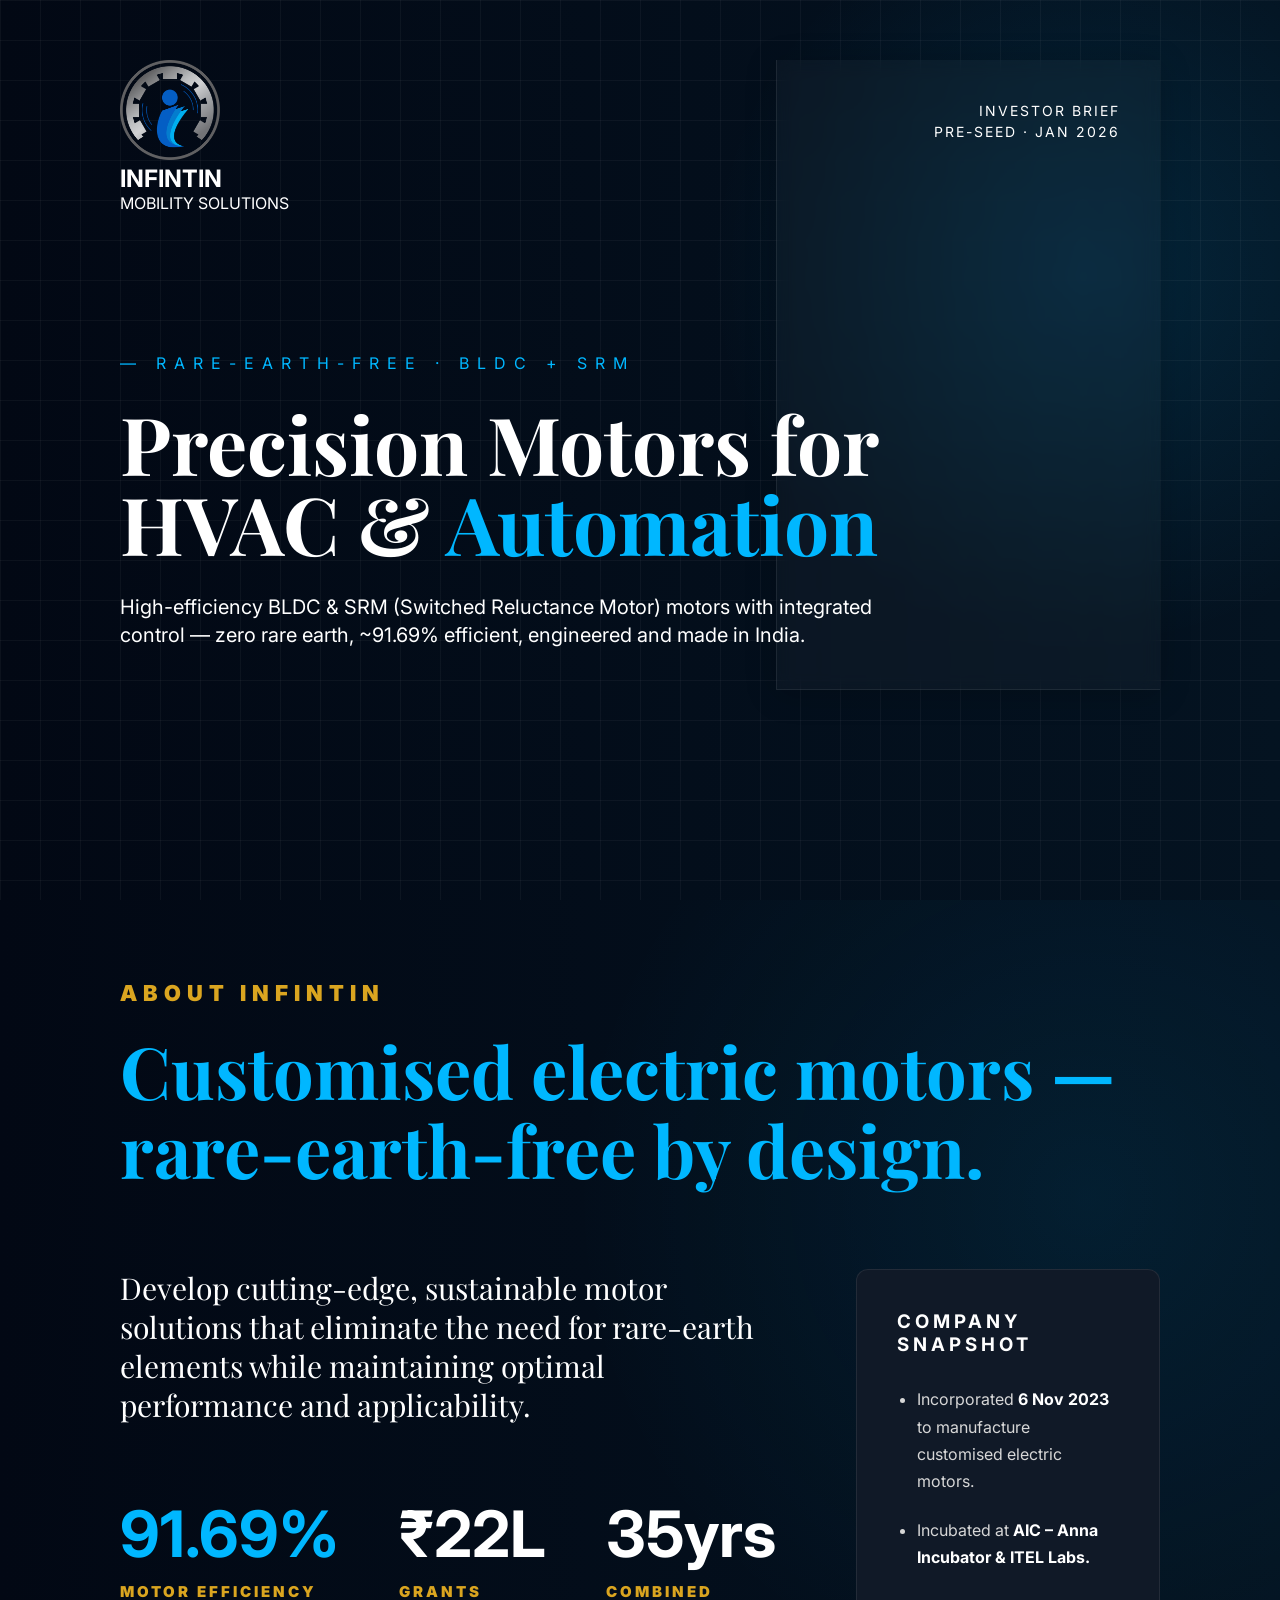
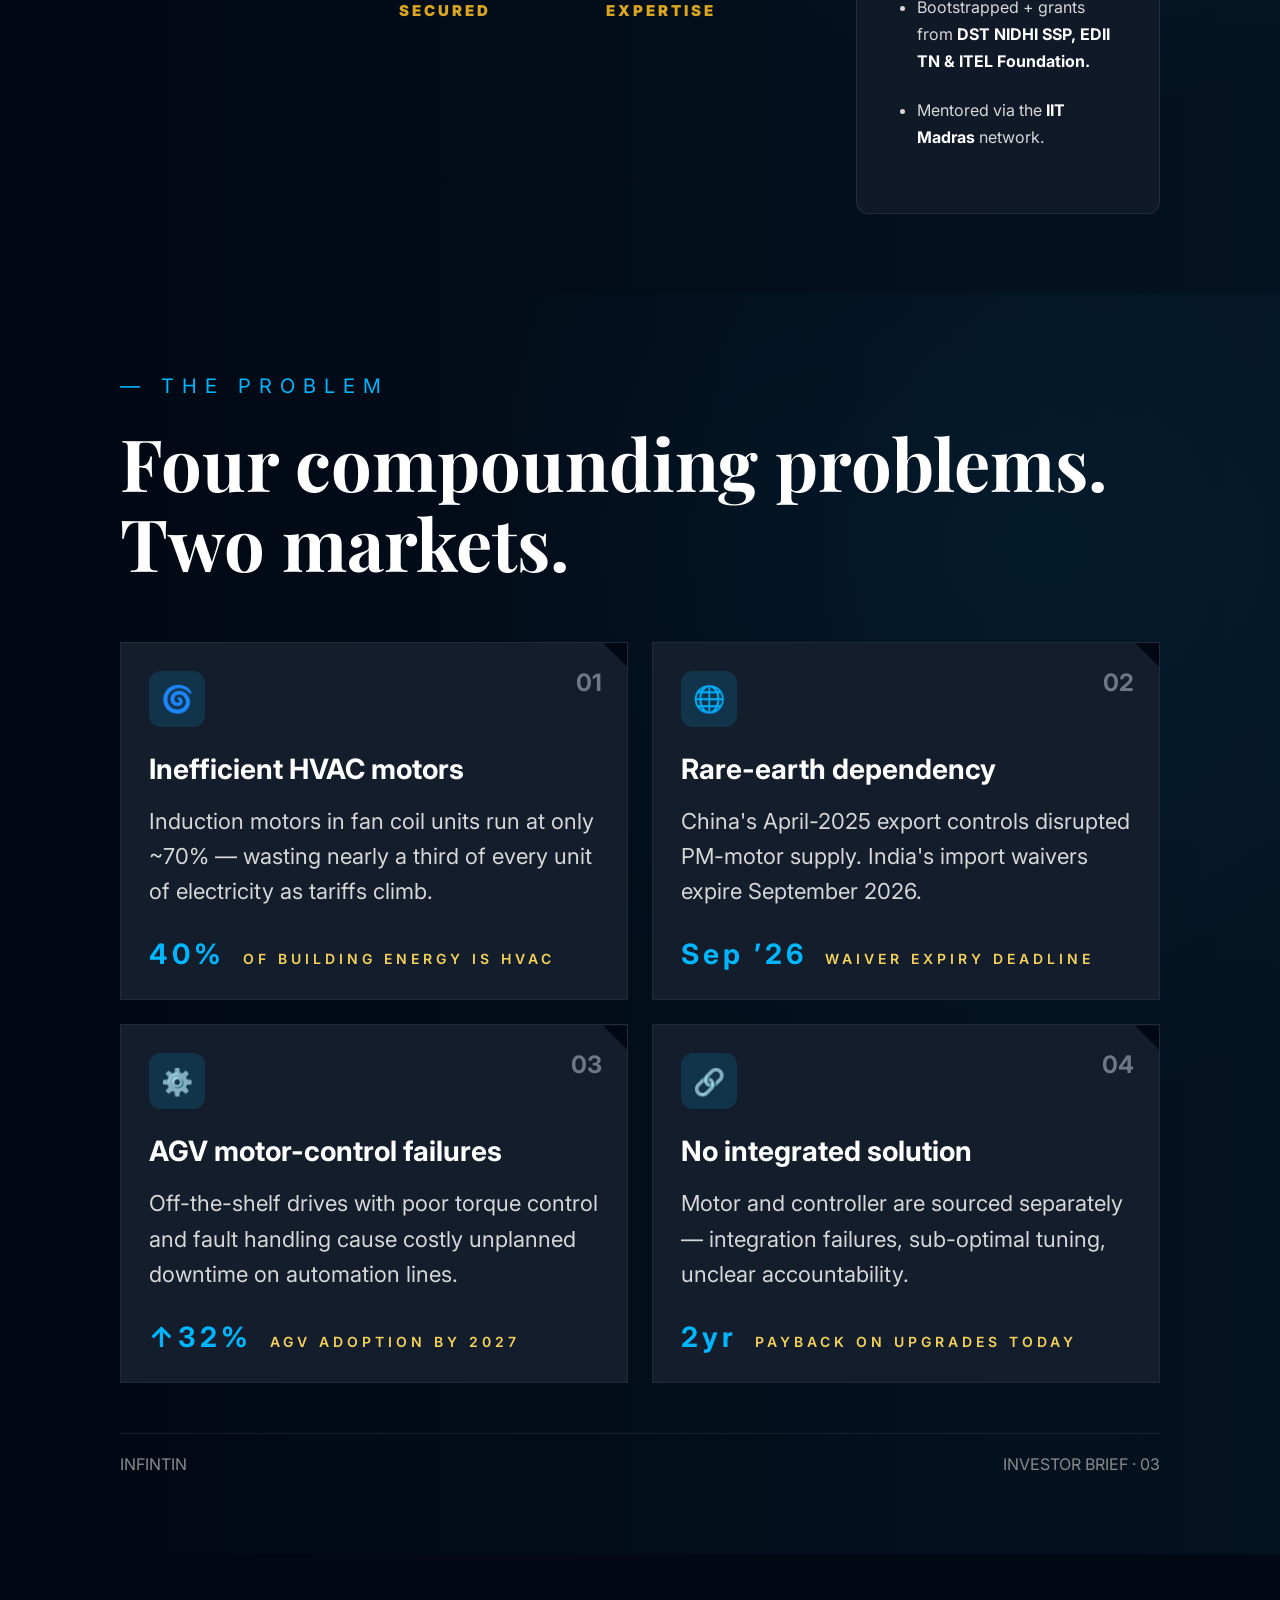
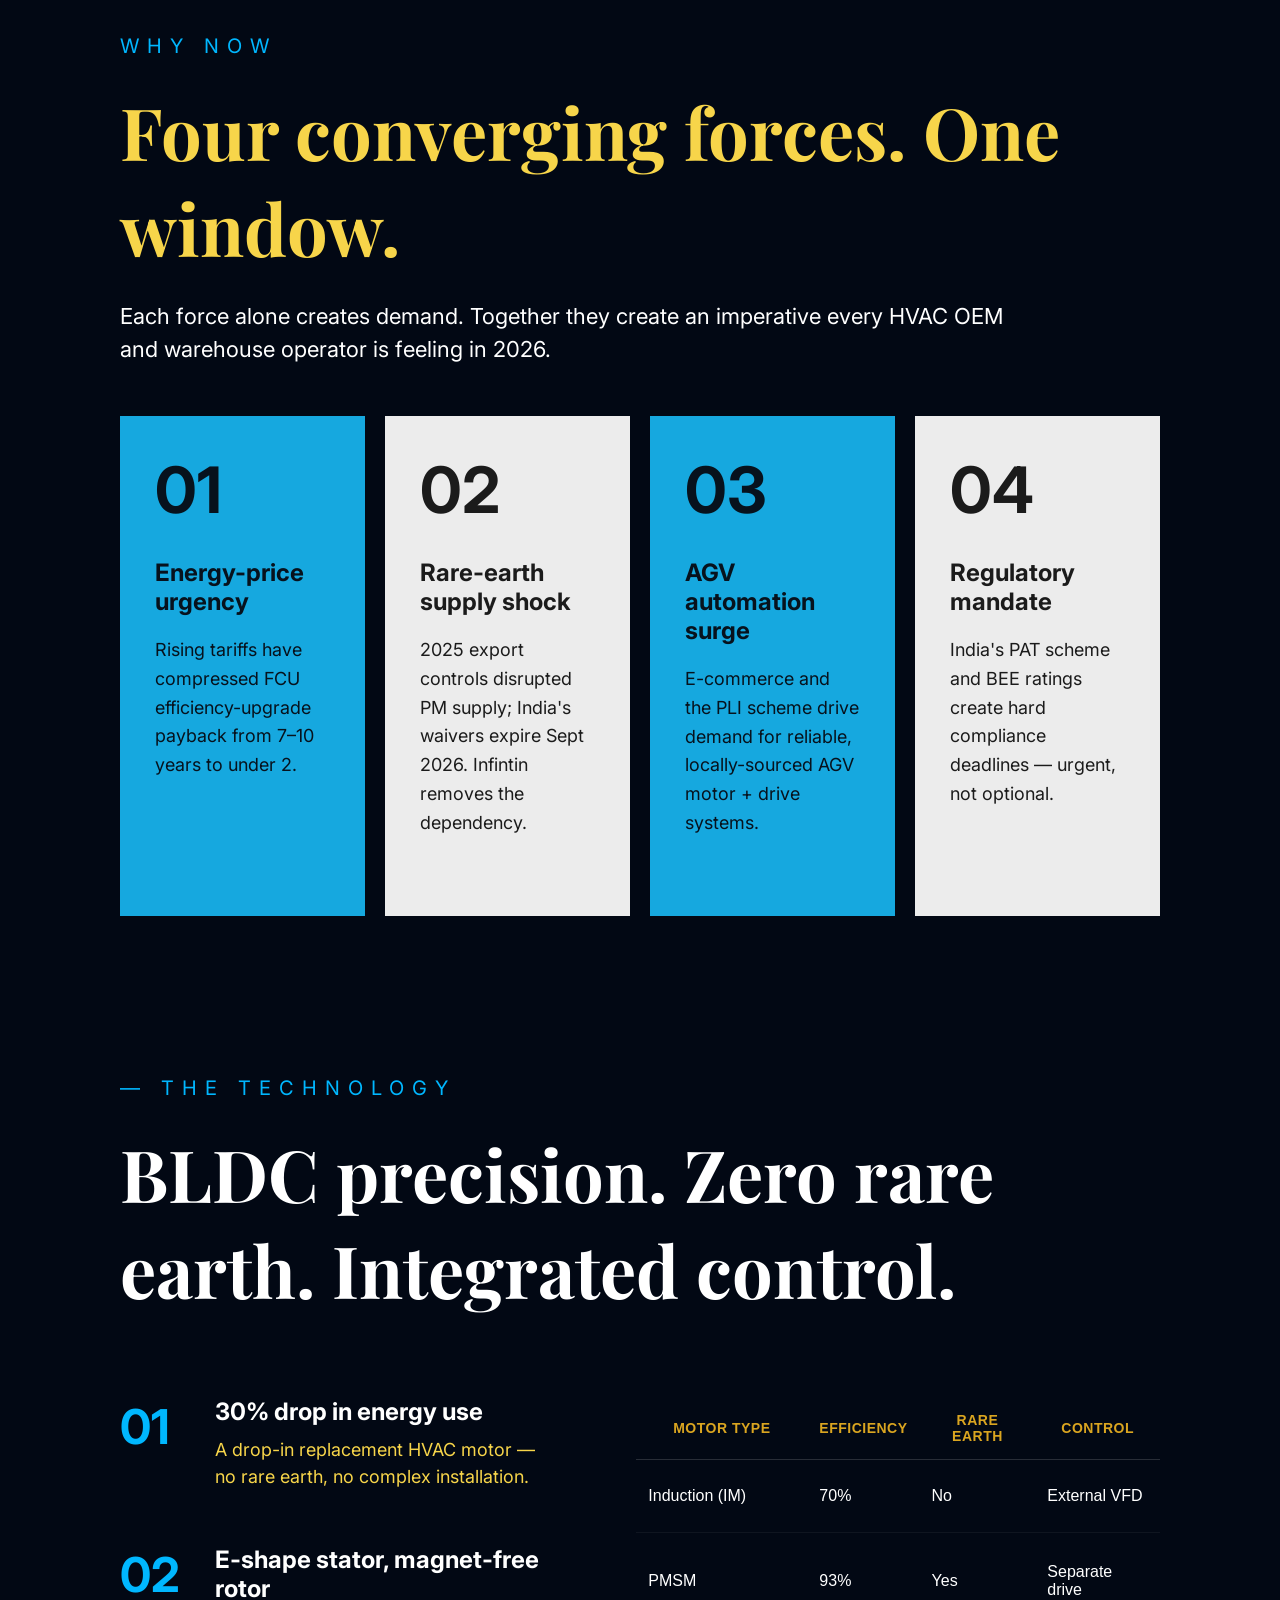
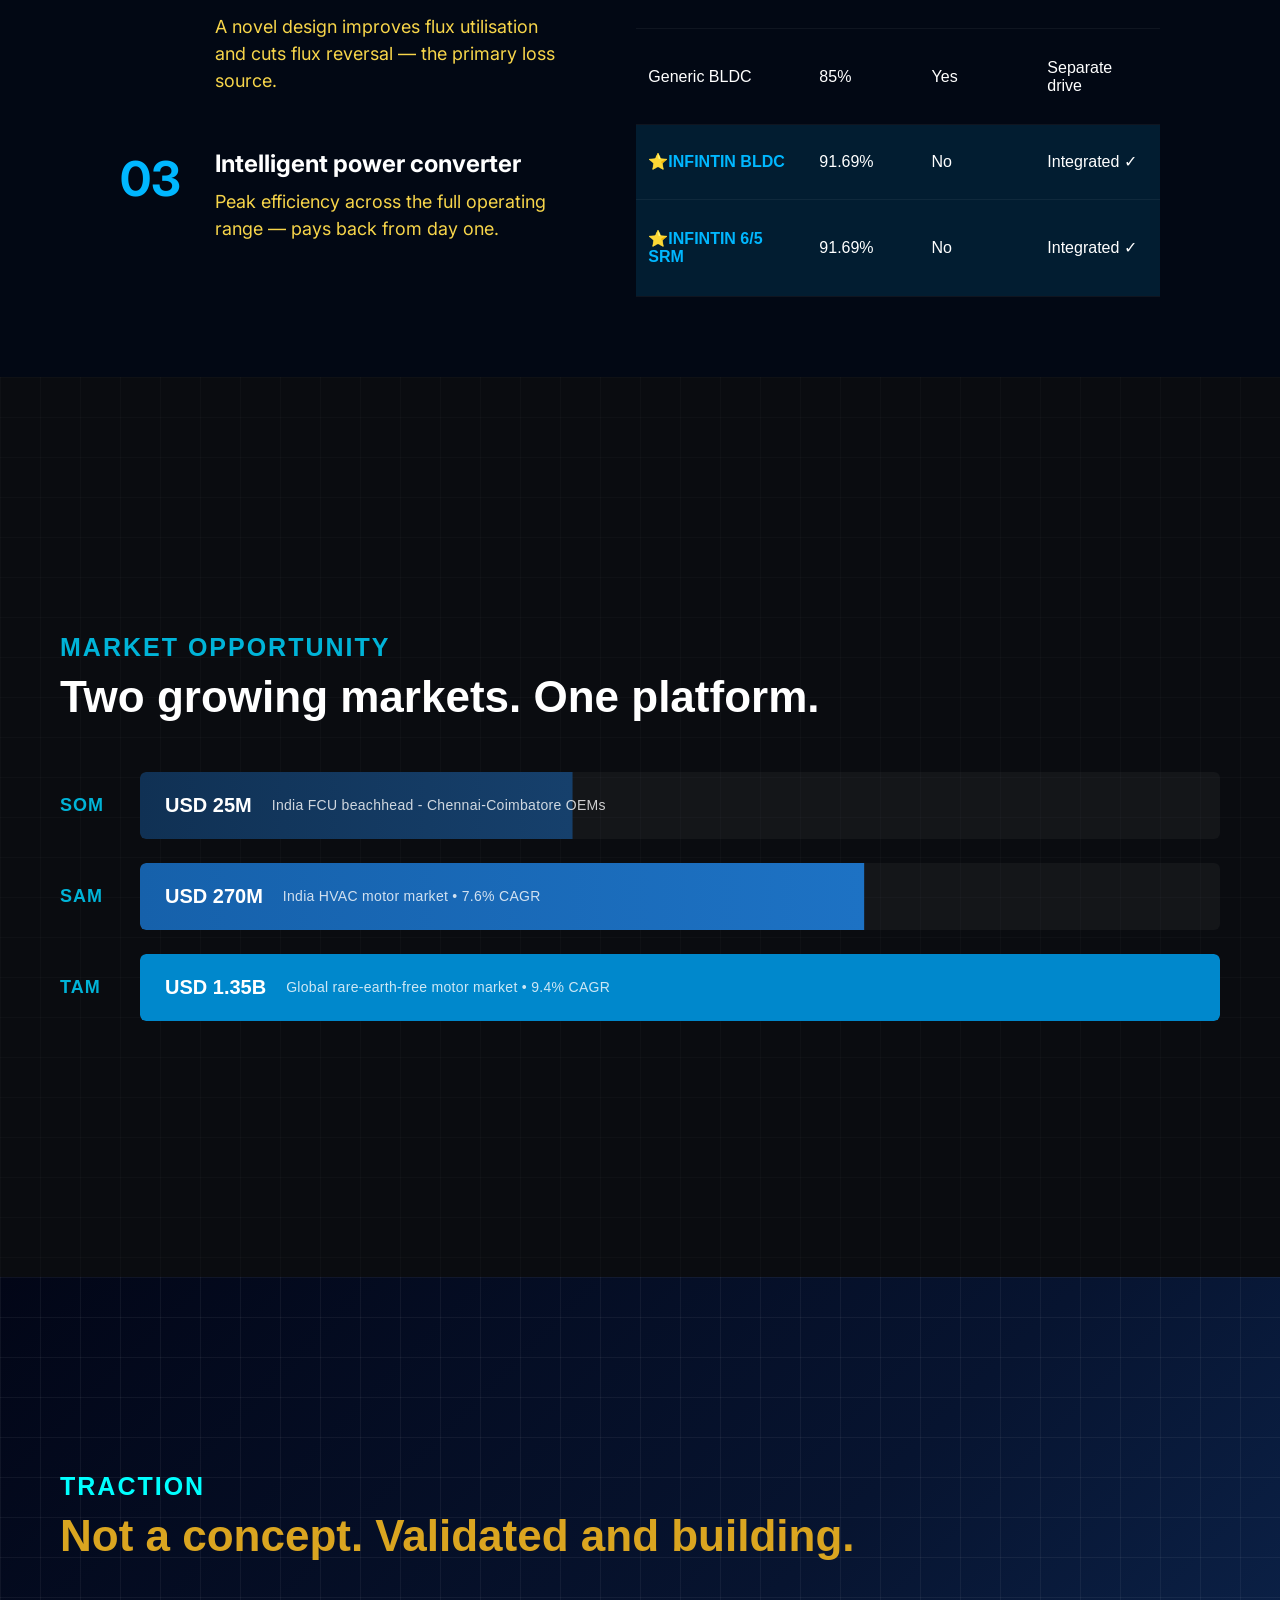
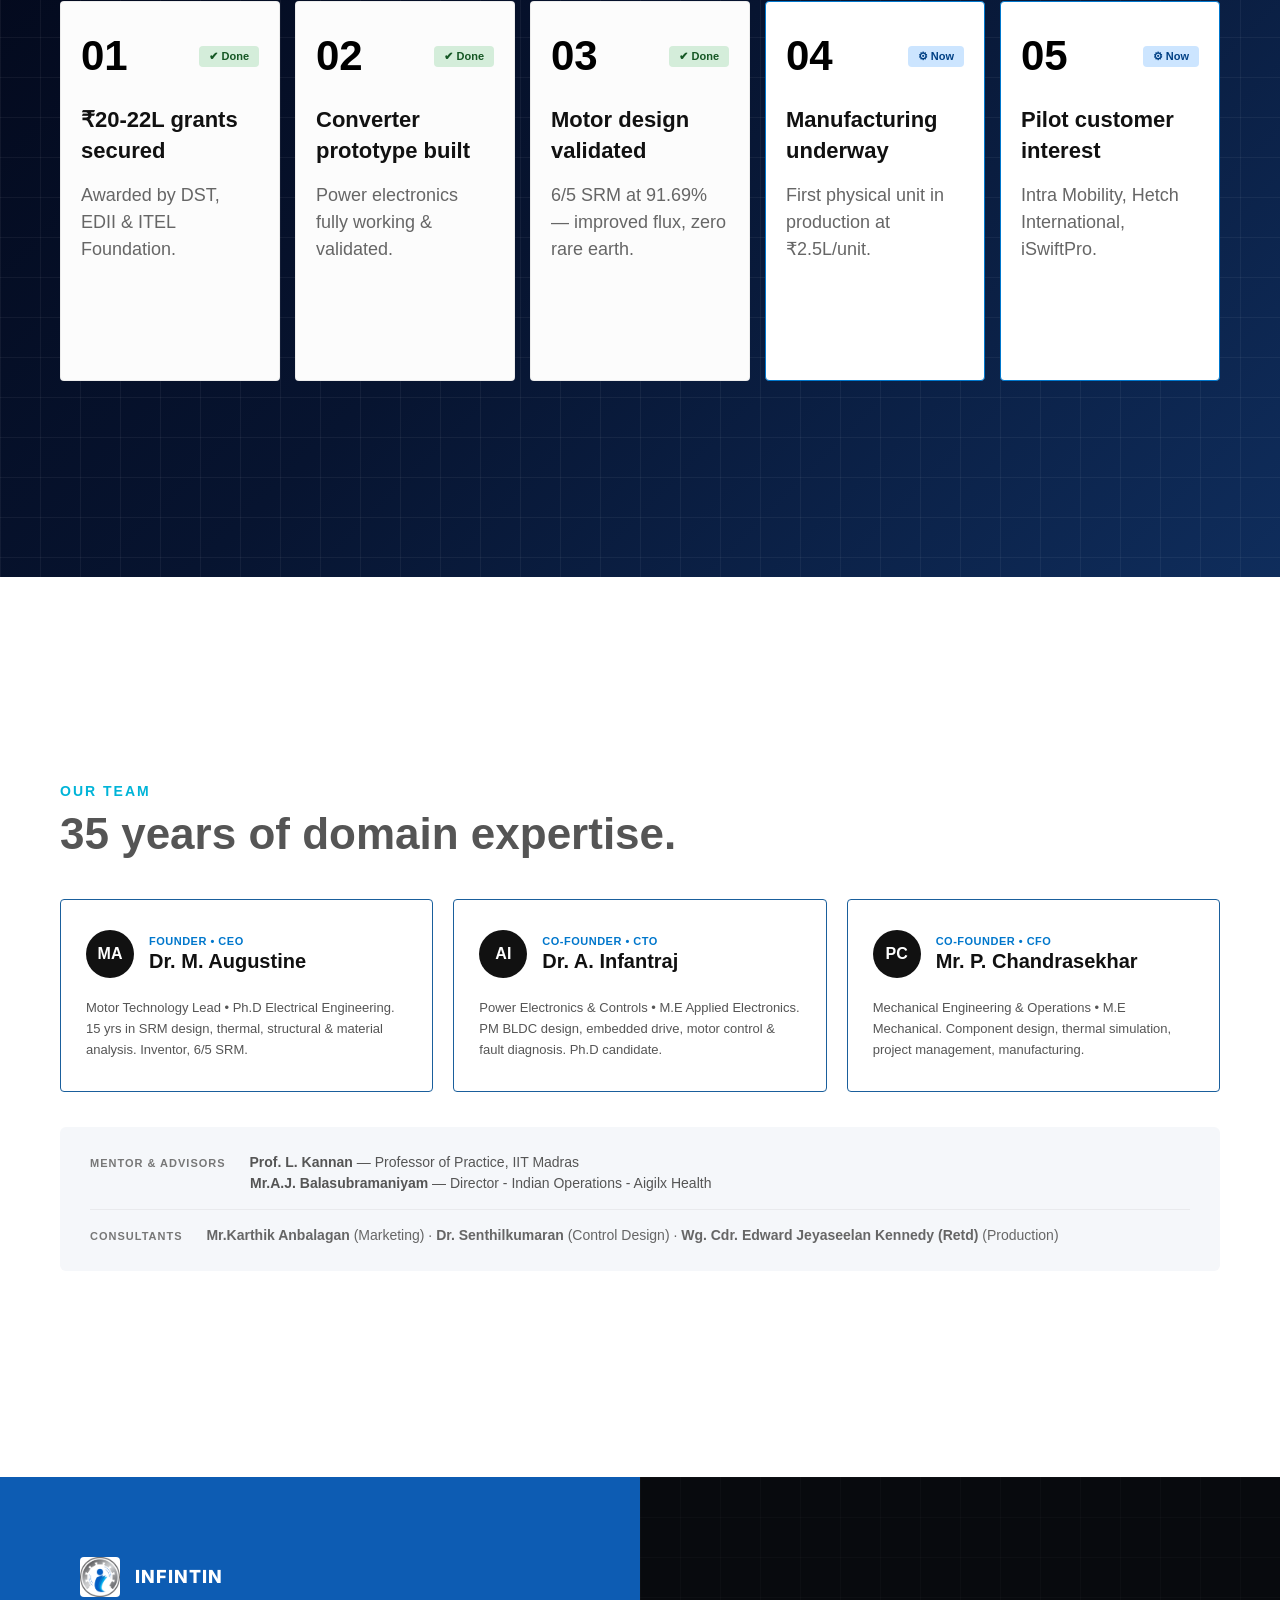
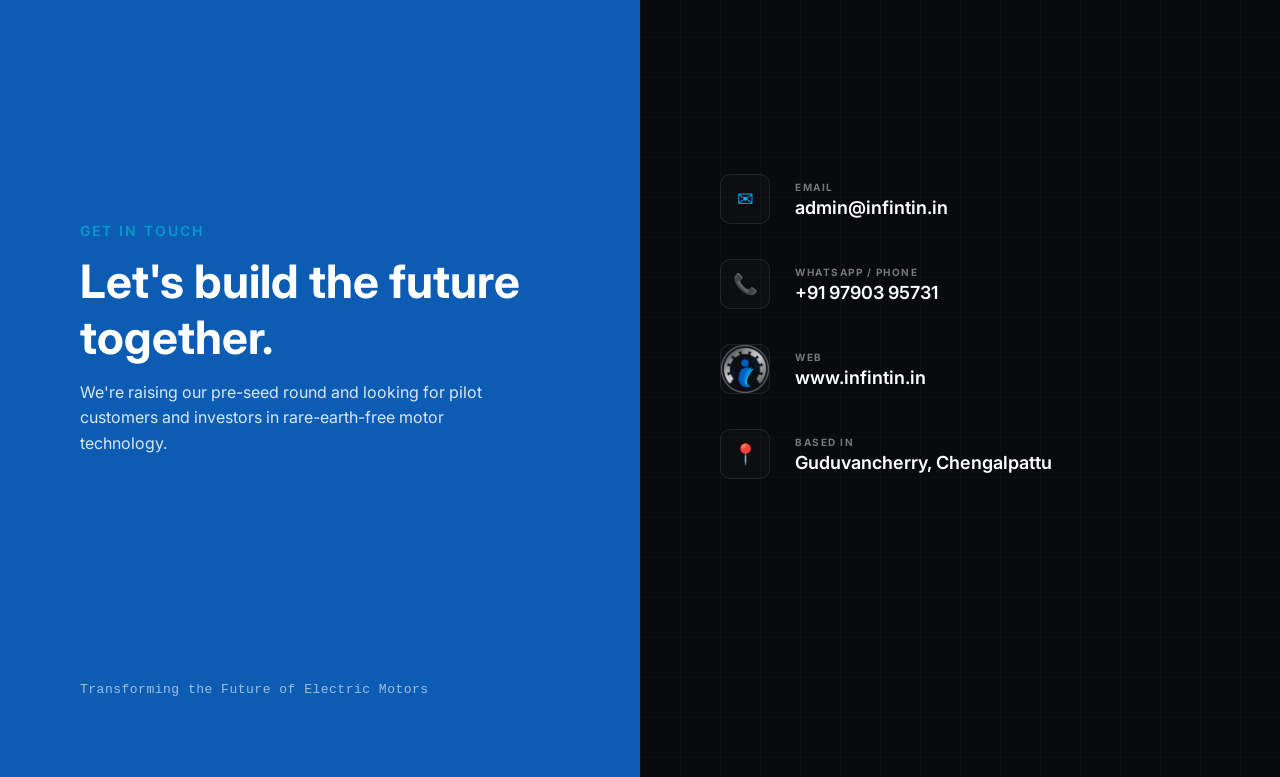
<file: index.html>
<!DOCTYPE html>
<html lang="en">
<head>
    <meta charset="UTF-8">
    <meta name="viewport" content="width=device-width, initial-scale=1.0">

    <title>Infintin Mobility Solutions</title>
    <style>

*{
    margin:0;
    padding:0;
    box-sizing:border-box;
}

html{
    scroll-behavior:smooth;
}

body{
    background:#020814;
    color:#ffffff;
    font-family:'Inter',sans-serif;
}

/* ==========================
   COMMON
========================== */

.slide{
    min-height:100vh;
    position:relative;
    overflow:hidden;
}

/* ==========================
   SLIDE 1
========================== */

#slide-1{

    background:
    radial-gradient(
        circle at 85% 30%,
        rgba(0,183,255,.12),
        transparent 30%
    ),
    linear-gradient(
        to right,
        #020814,
        #041321
    );

    padding:60px 120px;
}

#slide-1::before{
    content:"";
    position:absolute;
    inset:0;

    background:
    linear-gradient(
        rgba(255,255,255,.04) 1px,
        transparent 1px
    ),
    linear-gradient(
        90deg,
        rgba(255,255,255,.04) 1px,
        transparent 1px
    );

    background-size:40px 40px;
}

.header{
    display:flex;
    justify-content:space-between;
    align-items:center;
    position:relative;
    z-index:2;
}

.company{
    display:flex;
    align-items:center;
    gap:15px;
}

.logo{
    width:55px;
    height:55px;
    background:white;
    border-radius:4px;
}

.company h3{
    letter-spacing:2px;
}

.company p{
    letter-spacing:4px;
    font-size:13px;
}

.investor-brief{
    text-align:right;
    font-size:14px;
    letter-spacing:2px;
}

.hero-content{
    margin-top:140px;
    position:relative;
    z-index:2;
}

.tagline{
    color:#00b7ff;
    letter-spacing:8px;
    margin-bottom:30px;
}

.hero-content h1{
    font-family:'Playfair Display',serif;
    font-size:90px;
    line-height:1;
    margin-bottom:30px;
}

.hero-content span{
    color:#00b7ff;
}

.hero-description{
    max-width:800px;
    font-size:24px;
    line-height:1.4;
}

.slide-footer{
    position:absolute;
    bottom:60px;
    left:120px;
    right:120px;

    display:flex;
    justify-content:space-between;

    border-top:1px solid rgba(255,255,255,.08);

    padding-top:25px;

    color:#cfcfcf;
}

/* ==========================
   SLIDE 2
========================== */

#slide-2{
    padding:80px 120px;

    background:
    radial-gradient(
        circle at 85% 30%,
        rgba(0,183,255,.08),
        transparent 40%
    ),
    linear-gradient(
        to right,
        #020814,
        #041321
    );
}

.about-section{
    max-width:1400px;
    margin:auto;
}

.about-label{
    color:goldenrod;
    font-size:22px;
    font-weight:1000;
    letter-spacing:6px;
    margin-bottom:25px;
}

.about-title{
    font-family:'Playfair Display',serif;
    color:#00b7ff;
    font-size:72px;
    line-height:1.1;
    margin-bottom:80px;
}

.about-content{
    display:flex;
    justify-content:space-between;
    gap:80px;
}

.about-left{
    flex:1;
}

.about-description{
    font-family:'Playfair Display',serif;
    font-size:30px;
    line-height:1.3;
    max-width:700px;
    margin-bottom:70px;
}

.stats-row{
    display:flex;
    gap:60px;
}

.stat-number{
    font-size:64px;
    font-weight:700;
    color:#00b7ff;
}

.stat-number.white{
    color:white;
}

.stat-text{
    margin-top:10px;
    font-size:15px;
    letter-spacing:3px;
    font-weight: 1000;
    color:goldenrod;
}

.snapshot-box{
    width:520px;
    background:#101927;
    border:1px solid rgba(255,255,255,.08);
    border-radius:12px;
    padding:40px;
}

.snapshot-box h3{
    letter-spacing:4px;
    margin-bottom:30px;
}

.snapshot-box ul{
    padding-left:20px;
}

.snapshot-box li{
    margin-bottom:22px;
    line-height:1.7;
    color:#d7d7d7;
}

.snapshot-box strong{
    color:white;
}

/* ==========================
   RESPONSIVE
========================== */

@media(max-width:1024px){

    #slide-1,
    #slide-2{
        padding:40px;
    }

    .hero-content h1{
        font-size:54px;
    }

    .about-title{
        font-size:48px;
    }

    .about-content{
        flex-direction:column;
    }

    .snapshot-box{
        width:100%;
    }

    .stats-row{
        flex-wrap:wrap;
    }

    .slide-footer{
        left:40px;
        right:40px;
    }
}

/* ==========================
   SLIDE 3
========================== */

#slide-3{
    min-height:100vh;
    padding:80px 120px;
    background:
    radial-gradient(
        circle at 80% 20%,
        rgba(0,183,255,.06),
        transparent 40%
    ),
    linear-gradient(
        to right,
        #020814,
        #041321
    );
}

.problem-label{
    color:#00b7ff;
    font-size:20px;
    letter-spacing:8px;
    margin-bottom:25px;
}

.problem-title{
    font-family:'Playfair Display',serif;
    font-size:72px;
    line-height:1.1;
    margin-bottom:60px;
}

.problem-grid{
    display:grid;
    grid-template-columns:1fr 1fr;
    gap:24px;
}

.problem-card{
    position:relative;
    background:#141d2b;
    border:1px solid rgba(255,255,255,.06);
    padding:28px;
    min-height:290px;
    overflow:hidden;
}

.problem-card::after{
    content:"";
    position:absolute;
    top:0;
    right:0;
    width:24px;
    height:24px;
    background:#020814;
    clip-path:polygon(100% 0,0 0,100% 100%);
}

.card-number{
    position:absolute;
    right:25px;
    top:25px;
    color:#6f7685;
    font-weight:700;
    font-size:24px;
}

.icon-box{
    width:56px;
    height:56px;
    border-radius:12px;
    background:rgba(0,183,255,.15);
    display:flex;
    align-items:center;
    justify-content:center;
    font-size:26px;
    margin-bottom:25px;
}

.problem-card h3{
    font-size:28px;
    margin-bottom:18px;
}

.problem-card p{
    color:#d7d7d7;
    line-height:1.6;
    font-size:22px;
    margin-bottom:28px;
}

.highlight{
    color:#f5d25c;
    letter-spacing:4px;
    font-size:14px;
    font-weight:600;
}

.highlight span{
    color:#00b7ff;
    font-size:28px;
    font-weight:700;
    margin-right:10px;
}

.slide3-footer{
    margin-top:50px;
    padding-top:20px;
    border-top:1px solid rgba(255,255,255,.08);
    display:flex;
    justify-content:space-between;
    color:#8a8a8a;
}

/* Responsive */

@media(max-width:1024px){

    .problem-grid{
        grid-template-columns:1fr;
    }

    .problem-title{
        font-size:48px;
    }

    .problem-card{
        min-height:auto;
    }
}

/* ==========================
   SHARED SECTION LABEL
========================== */

.section-label{
    color:#00b7ff;
    letter-spacing:8px;
    font-size:20px;
    margin-bottom:25px;
}

/* ==========================
   SLIDE 4
========================== */

#slide-4{
    min-height:100vh;
    padding:80px 120px;
    background:#020814;
}

.why-title{
    font-family:'Playfair Display',serif;
    font-size:72px;
    color:#f7d54a;
    margin-bottom:25px;
}

.why-subtitle{
    font-size:22px;
    max-width:900px;
    line-height:1.5;
    margin-bottom:50px;
}

.force-grid{
    display:grid;
    grid-template-columns:repeat(4,1fr);
    gap:20px;
}

.force-card{
    min-height:500px;
    padding:35px;
}

.force-card.blue{
    background:#16a8df;
    color:#07121d;
}

.force-card.light{
    background:#ececec;
    color:#1b1b1b;
}

.force-number{
    font-size:64px;
    font-weight:700;
    margin-bottom:30px;
}

.force-card h3{
    font-size:24px;
    margin-bottom:20px;
}

.force-card p{
    line-height:1.6;
    font-size:18px;
}

/* ==========================
   SLIDE 5
========================== */

#slide-5{
    min-height:100vh;
    padding:80px 120px;
    background:#020814;
}

.technology-title{
    font-family:'Playfair Display',serif;
    font-size:72px;
    margin-bottom:80px;
}

.technology-layout{
    display:grid;
    grid-template-columns:1fr 1.2fr;
    gap:80px;
}

.tech-item{
    display:flex;
    gap:25px;
    margin-bottom:55px;
}

.tech-item span{
    color:#00b7ff;
    font-size:48px;
    font-weight:700;
    min-width:70px;
}

.tech-item h3{
    font-size:24px;
    margin-bottom:10px;
}

.tech-item p{
    color:#f7d54a;
    line-height:1.5;
    font-size:18px;
}

.comparison-table{
    width:100%;
    height: 100%;
    border-collapse:collapse;
    border-width: 5px;
}

.comparison-table th{
    text-align:left;
    padding:18px;
    font-size:18px;
    border-bottom:1px solid rgba(255,255,255,.1);
}

.comparison-table td{
    padding:18px;
    border-bottom:1px solid rgba(255,255,255,.06);
}

.highlight-row{
    background:rgba(0,183,255,.12);
}

.highlight-row td:first-child{
    color:#00b7ff;
    font-weight:700;
}

/* ==========================
   RESPONSIVE
========================== */

@media(max-width:1200px){

    .force-grid{
        grid-template-columns:1fr 1fr;
    }

    .technology-layout{
        grid-template-columns:1fr;
    }
}

@media(max-width:768px){

    .force-grid{
        grid-template-columns:1fr;
    }

    .why-title,
    .technology-title{
        font-size:48px;
    }
}

/* Global Slide Setup Definitions (Ensure hierarchy consistency) */
:root {
  --bg-dark: #0a0c10;
  --text-light: #ffffff;
  --accent-blue: #00b4d8;
  --card-light-bg: #f0f2f5;
  --text-dark: #000000;
  --accent-green: #2ecc71;
  --accent-yellow: #d4af37;
}

.slide-dark {
  background-color: var(--bg-dark);
  color: var(--text-light);
  font-family: -apple-system, BlinkMacSystemFont, "Segoe UI", Roboto, Helvetica, Arial, sans-serif;
  padding: 60px;
  min-height: 100vh;
  box-sizing: border-box;
  position: relative;
  display: flex;
  flex-direction: column;
  justify-content: center;
}

.slide-container {
  max-width: 1200px;
  width: 100%;
  margin: 0 auto;
}

.slide-header {
  margin-bottom: 40px;
}

.slide-tagline {
  color: var(--accent-blue);
  font-size: 14px;
  letter-spacing: 2px;
  font-weight: 600;
  margin: 0 0 10px 0;
}

.slide-pretitle {
  font-family: "Georgia", serif;
  font-size: 24px;
  font-weight: initial;
  letter-spacing: 2px;
  margin: 0 0 15px 0;
}

.slide-title {
  font-family: "Georgia", serif;
  font-size: 44px;
  font-weight: normal;
  margin: 0;
}

.text-accent { color: var(--accent-blue); }
.text-bold { font-weight: bold; }
.text-green { color: var(--accent-green); }
.text-yellow { color: #f1c40f; }
.text-muted { opacity: 0.6; }

.grid-2col {
  display: grid;
  grid-template-columns: 1.1sfr 0.9fr;
  gap: 50px;
  align-items: start;
}

/* Footer layout rules */
.slide-footer {
  display: flex;
  justify-content: space-between;
  border-top: 1px solid rgba(255, 255, 255, 0.1);
  padding-top: 20px;
  margin-top: 60px;
  font-size: 12px;
  letter-spacing: 1px;
  opacity: 0.7;
}

/* --- Slide 6 Specific --- */
.performance-table {
  width: 100%;
  border-collapse: collapse;
  font-size: 16px;
}

.performance-table th {
  text-align: left;
  padding: 15px 10px;
  border-bottom: 1px solid rgba(255, 255, 255, 0.2);
  font-size: 13px;
  letter-spacing: 1px;
}

.performance-table td {
  padding: 18px 10px;
  border-bottom: 1px solid rgba(255, 255, 255, 0.05);
}

.metrics-grid {
  display: grid;
  grid-template-columns: repeat(2, 1fr);
  gap: 20px;
}

.metric-card {
  background-color: rgba(255, 255, 255, 0.03);
  border: 1px solid rgba(255, 255, 255, 0.05);
  border-radius: 4px;
  padding: 30px 25px;
}

.metric-value {
  font-size: 40px;
  font-weight: bold;
  margin-bottom: 15px;
}

.metric-label {
  font-size: 16px;
  letter-spacing: 1px;
  line-height: 1.5;
}

/* --- Slide 7 Specific --- */
.pricing-grid {
  display: grid;
  grid-template-columns: repeat(4, 1fr);
  gap: 20px;
}

.pricing-card {
  background-color: var(--card-light-bg);
  color: var(--text-dark);
  border-radius: 2px;
  padding: 30px 25px;
  display: flex;
  flex-direction: column;
  justify-content: space-between;
  min-height: 420px;
}

.card-header {
  display: flex;
  justify-content: space-between;
  align-items: center;
  margin-bottom: 30px;
}

.card-type {
  font-size: 14px;
  font-weight: bold;
  letter-spacing: 1px;
  color: #1e3d59;
}

.card-badge {
  background-color: #1b6ca8;
  color: #fff;
  font-size: 11px;
  font-weight: bold;
  padding: 3px 8px;
  border-radius: 3px;
}

.card-main {
  margin-bottom: auto;
  font-weight: bold;
}

.card-spec {
  font-size: 38px;
  font-weight: bold;
  font-family: Arial, sans-serif;
  margin-bottom: 10px;
}

.card-spec .unit {
  font-size: 18px;
  font-weight: normal;
}

.card-product-name {
  font-family: "Georgia", serif;
  font-size: 14px;
  letter-spacing: 1px;
  line-height: 1.4;
  margin: 0 0 40px 0;
}

.card-details {
  border-top: 1px solid rgba(0, 0, 0, 0.1);
  padding-top: 20px;
}

.detail-row {
  display: flex;
  justify-content: space-between;
  font-size: 16px;
  margin-bottom: 12px;
  letter-spacing: 0.5px;
  font-weight: bold;
}

.detail-row:last-child {
  margin-bottom: 0;
}

/* Responsive Overrides */
@media (max-width: 992px) {
  .grid-2col, .pricing-grid {
    grid-template-columns: 1fr;
    gap: 30px;
  }
  .pricing-card {
    min-height: auto;
  }
}

/* --- Slide 8 Specific --- */
#slide-8 .slide-title {
  font-size: 54px;
  margin-top: 10px;
}

.text-uppercase {
  text-transform: uppercase;
}

.Matrix-container {
  margin-top: 60px;
}

.comparison-table {
  width: 100%;
  border-collapse: collapse;
  font-family: -apple-system, BlinkMacSystemFont, "Segoe UI", Roboto, sans-serif;
}

.comparison-table th {
  padding: 15px 12px;
  font-size: 14px;
  font-weight: 600;
  letter-spacing: 0.5px;
  text-align: center;
  border-bottom: 1px solid rgba(255, 255, 255, 0.15);
}

.comparison-table th.feature-col {
  width: 35%;
}

.comparison-table th.comp-col {
  width: 16.25%;
}

.comparison-table td {
  padding: 20px 12px;
  border-bottom: 1px solid rgba(255, 255, 255, 0.05);
}

.comparison-table td.feature-name {
  text-align: left;
  font-size: 15px;
  letter-spacing: 0.5px;
  color: rgba(255, 255, 255, 0.9);
}

/* Match layout variations from original font hierarchy mix */
.comparison-table tbody tr:nth-child(-n+4) td.feature-name {
  text-transform: uppercase;
}

.comparison-table td.check-cell {
  text-align: center;
  font-size: 18px;
}

#slide-8 .text-green {
  color: #00ffcc; /* Vibrantly distinct accent check color */
  font-weight: bold;
}

.matrix-summary {
  margin-top: 45px;
  font-size: 13px;
  color: rgba(255, 255, 255, 0.5);
  line-height: 1.6;
  letter-spacing: 0.3px;
}

/* Responsive Handling */
@media (max-width: 768px) {
  .comparison-table {
    display: block;
    overflow-x: auto;
    white-space: nowrap;
  }
}

/* --- Global Additions & Overrides --- */
.font-sans {
  font-family: -apple-system, BlinkMacSystemFont, "Segoe UI", Roboto, Helvetica, Arial, sans-serif !important;
  font-weight: 700;
}

.slide-light {
  background-color: #ffffff;
  color: #555555;
  font-family: -apple-system, BlinkMacSystemFont, "Segoe UI", Roboto, sans-serif;
  padding: 60px;
  min-height: 100vh;
  box-sizing: border-box;
  display: flex;
  flex-direction: column;
  justify-content: center;
}

.grid-bg {
  background-image: 
    linear-gradient(rgba(255, 255, 255, 0.02) 1px, transparent 1px),
    linear-gradient(90deg, rgba(255, 255, 255, 0.02) 1px, transparent 1px);
  background-size: 40px 40px;
}

.dark-border {
  border-top: 1px solid rgba(0, 0, 0, 0.08) !important;
}

.opacity-7 { opacity: 0.7; }

/* --- Slide 9 Specific --- */
.market-bars-container {
  margin-top: 50px;
  display: flex;
  flex-direction: column;
  gap: 24px;
}

.market-row {
  display: flex;
  align-items: center;
  gap: 30px;
}

.market-lbl {
  width: 50px;
  font-size: 18px;
  font-weight: bold;
  color: var(--accent-blue);
  letter-spacing: 1px;
}

.bar-track {
  flex-grow: 1;
  background-color: rgba(255, 255, 255, 0.04);
  border-radius: 6px;
  overflow: hidden;
}

.bar-fill {
  display: flex;
  align-items: center;
  padding: 22px 25px;
  gap: 20px;
  border-radius: 6px;
}

.som-fill { background: linear-gradient(90deg, #103154 0%, #16406c 40%, transparent 40.1%); width: 100%; }
.sam-fill { background: linear-gradient(90deg, #1661ab 0%, #1d72c4 67%, transparent 67.1%); width: 100%; }
.tam-fill { background: #0088cc; width: 100%; }

.bar-value {
  font-size: 20px;
  font-weight: 800;
  color: #fff;
  white-space: nowrap;
}

.bar-desc {
  font-size: 14px;
  color: rgba(255, 255, 255, 0.8);
  letter-spacing: 0.3px;
}

/* --- Slide 10 Specific --- */
.timeline-grid {
  display: grid;
  grid-template-columns: repeat(5, 1fr);
  gap: 15px;
  margin-top: 40px;
}

.timeline-card {
  border: 1px solid rgba(0, 0, 0, 0.06);
  background-color: #fcfcfc;
  border-radius: 4px;
  padding: 30px 20px;
  min-height: 380px;
  box-sizing: border-box;
}

.timeline-card.active {
  border: 1px solid #cceeff;
  background-color: #f4fbc3; /* Soft accent dynamic blend matching presentation canvas visually */
  background: #ffffff;
  border-color: #0077cc;
}

.card-meta {
  display: flex;
  justify-content: space-between;
  align-items: center;
  margin-bottom: 25px;
}

.step-num {
  font-size: 42px;
  font-weight: 800;
  color: black;
}

.status-badge {
  font-size: 11px;
  font-weight: bold;
  padding: 4px 10px;
  border-radius: 4px;
}

.badge-done { background-color: #d4edda; color: #155724; }
.badge-now { background-color: #cce5ff; color: #004085; }

.timeline-heading {
  font-size: 22px;
  color: #111;
  margin: 0 0 15px 0;
  line-height: 1.4;
}

.timeline-desc {
  font-size: 18px;
  color: #666;
  line-height: 1.5;
  margin: 0;
}

/* --- Slide 11 Specific --- */
.team-grid {
  display: grid;
  grid-template-columns: repeat(3, 1fr);
  gap: 20px;
  margin-top: 40px;
}

.team-card {
  border: 1px solid #1a5f9c;
  border-radius: 4px;
  padding: 30px 25px;
}

.profile-header {
  display: flex;
  align-items: center;
  gap: 15px;
  margin-bottom: 20px;
}

.profile-avatar {
  background-color: #111;
  color: #fff;
  font-size: 16px;
  font-weight: bold;
  width: 48px;
  height: 48px;
  border-radius: 50%;
  display: flex;
  align-items: center;
  justify-content: center;
  flex-shrink: 0;
}

.profile-identity {
  display: flex;
  flex-direction: column;
}

.profile-role {
  font-size: 11px;
  font-weight: 700;
  color: #0077cc;
  letter-spacing: 0.5px;
}

.profile-name {
  font-size: 20px;
  color: #111;
  margin: 3px 0 0 0;
}

.profile-bio {
  font-size: 13px;
  line-height: 1.6;
  color: #555;
  margin: 0;
}

.advisors-panel {
  background-color: #f5f7fa;
  border-radius: 6px;
  padding: 25px 30px;
  margin-top: 35px;
}

.advisor-row {
  font-size: 14px;
  line-height: 1.5;
}

.primary-advisor {
  margin-bottom: 15px;
}

.advisor-label {
  font-size: 11px;
  font-weight: bold;
  letter-spacing: 1px;
  color: #777;
  margin-right: 20px;
  display: inline-block;
}

.secondary-advisors {
  color: #666;
  border-top: 1px solid rgba(0, 0, 0, 0.05);
  padding-top: 15px;
}

/* --- Slide 12 Specific --- */
.slide-subtitle {
  font-size: 18px;
  line-height: 1.5;
  color: rgba(255, 255, 255, 0.7);
  margin: 15px 0 0 0;
  max-width: 900px;
}

.funds-allocation {
  display: flex;
  flex-direction: column;
  gap: 25px;
}

.allocation-title {
  color: var(--accent-blue);
  font-size: 12px;
  letter-spacing: 1.5px;
  font-weight: 700;
  margin: 0 0 5px 0;
}

.progress-block {
  display: flex;
  flex-direction: column;
  gap: 10px;
}

.progress-info {
  display: flex;
  justify-content: space-between;
  font-size: 14px;
  color: rgba(255, 255, 255, 0.9);
}

.progress-bar-track {
  width: 100%;
  height: 8px;
  background-color: rgba(255, 255, 255, 0.08);
  border-radius: 4px;
}

.progress-bar-fill {
  height: 100%;
  background-color: #00a8ff;
  border-radius: 4px;
}

.ask-metrics {
  display: grid;
  grid-template-columns: repeat(2, 1fr);
  gap: 15px;
}

.metric-block-card {
  background-color: rgba(255, 255, 255, 0.03);
  border: 1px solid rgba(255, 255, 255, 0.05);
  border-radius: 4px;
  padding: 25px;
  display: flex;
  flex-direction: column;
  justify-content: center;
}

.blue-highlight-card {
  background-color: #0066cc;
  border-color: #0077ee;
}

.mb-value {
  font-size: 34px;
  font-weight: bold;
  margin-bottom: 5px;
}

.mb-label {
  font-size: 10px;
  letter-spacing: 1px;
  opacity: 0.6;
}

.blue-highlight-card .mb-label {
  opacity: 0.9;
}

/* --- Slide 13 Specific (Split Contact Form Grid) --- */
.slide-split {
  display: grid;
  grid-template-columns: 1fr 1fr;
  min-height: 100vh;
  box-sizing: border-box;
}

.split-left-brand {
  background-color: #0d5cb3;
  color: #ffffff;
  padding: 80px;
  display: flex;
  flex-direction: column;
  justify-content: space-between;
}

.brand-top {
  display: flex;
  align-items: center;
  gap: 15px;
}

.logo-box-mock {
  width: 40px;
  height: 40px;
  background-color: #ffffff;
  border-radius: 4px;
  display: flex;
  align-items: center;
  justify-content: center;
}

.logo-icon-circle {
  color: #0d5cb3;
  font-weight: 900;
  font-size: 20px;
  font-family: serif;
}

.brand-txt-title {
  font-size: 18px;
  font-weight: 800;
  letter-spacing: 1px;
}

.contact-cta {
  font-size: 46px;
  font-weight: 700;
  line-height: 1.2;
  margin: 15px 0;
}

.contact-subtext {
  font-size: 16px;
  line-height: 1.6;
  opacity: 0.85;
  max-width: 440px;
  margin: 0;
}

.brand-mission-statement {
  font-family: monospace;
  font-size: 13px;
  opacity: 0.6;
  letter-spacing: 0.5px;
}

.split-right-channels {
  background-color: #080a0e;
  color: #ffffff;
  padding: 80px;
  display: flex;
  align-items: center;
}

.channels-stack-wrapper {
  display: flex;
  flex-direction: column;
  gap: 35px;
  width: 100%;
  max-width: 400px;
}

.channel-card-row {
  display: flex;
  align-items: center;
  gap: 25px;
}

.channel-icon-container {
  width: 52px;
  height: 52px;
  background-color: rgba(255, 255, 255, 0.02);
  border: 1px solid rgba(255, 255, 255, 0.08);
  border-radius: 10px;
  display: flex;
  align-items: center;
  justify-content: center;
  font-size: 20px;
  color: #00a8ff;
}

.channel-body {
  display: flex;
  flex-direction: column;
  gap: 4px;
}

.channel-tag {
  font-size: 10px;
  letter-spacing: 1.5px;
  color: #777;
  font-weight: bold;
}

.channel-link {
  font-size: 18px;
  color: #ffffff;
  text-decoration: none;
  font-weight: 600;
}

a.channel-link:hover {
  text-decoration: underline;
  color: #00a8ff;
}

/* Structural Adaptability Framework Viewports */
@media (max-width: 992px) {
  .timeline-grid { grid-template-columns: repeat(2, 1fr); }
  .team-grid { grid-template-columns: 1fr; }
  .slide-split { grid-template-columns: 1fr; }
  .split-left-brand, .split-right-channels { padding: 50px 30px; }
  .market-row { flex-direction: column; align-items: flex-start; gap: 8px; }
}

#slide-10{

  background-image: 
   linear-gradient(rgba(255, 255, 255, 0.05) 1px, transparent 1px),
    linear-gradient(90deg, rgba(255, 255, 255, 0.05) 1px, transparent 1px),
    
    /* Layer 2: Deep, dark blue gradient backdrop */
    linear-gradient(135deg, #020617 0%, #071430 50%, #0f2d5c 100%);

  
 background-size: 40px 40px, 40px 40px, auto;


}

.channel-icon-container {
  width: 50px;           
  height: 50px;          
  display: flex;        
  align-items: center;
  justify-content: center;
  overflow: hidden;      
}

.channel-icon-container img {
  width: 100%;
  height: 100%;
  object-fit: contain;  
}

.logo-icon-circle {
  width: 48px;           
  height: 48px;         
  border-radius: 50%;    
  display: inline-flex;  
  align-items: center;   
  justify-content: center;
  overflow: hidden;     
}

.logo-icon-circle img {
  width: 100%;
  height: 100%;
  object-fit: contain;  
}
.header {
    display: flex;
    justify-content: space-between;
    align-items: flex-start;
    width: 100%;
}

.transparent-box {
    position: absolute;
    top: 0;
    right: 0;
    width: 30vw;
    height: 70vh;
    box-sizing: border-box;
    display: flex;
    justify-content: flex-end;
    align-items: flex-start;
    background: rgba(255, 255, 255, 0.03);
    border-left: 1px solid rgba(255, 255, 255, 0.08);
    border-bottom: 1px solid rgba(255, 255, 255, 0.08);
    padding: 40px;
    backdrop-filter: blur(8px);
    -webkit-backdrop-filter: blur(8px);
    box-shadow: 0 4px 30px rgba(0, 0, 0, 0.2);
}

.investor-brief {
    text-align: right;
}

.investor-brief p {
    margin: 0;
    padding: 2px 0;
}

    </style>

    <link href="https://fonts.googleapis.com/css2?family=Playfair+Display:wght@400;500;600;700;800&family=Inter:wght@300;400;500;600;700&display=swap" rel="stylesheet">
</head>
<body>

<section class="slide" id="slide-1">

        <div class="header">

            <div class="logo-container">
                <img src="./img_files/infintin.png" alt="Infintin Logo" class="logo-img" height="100px">
    
                <div class="brand-text">
                    <h2 ><a href="https://infintin.in/" style="color: white; text-decoration: none;"> INFINTIN </a></h2>
                    <p>MOBILITY SOLUTIONS</p>
                </div>
            </div>

            <div class="transparent-box">
                <div class="investor-brief">
                    <p>INVESTOR BRIEF</p>
                    <p>PRE-SEED · JAN 2026</p>
                </div>
            </div>

        </div>

        <div class="hero-content">
            <div class="tagline"> — RARE-EARTH-FREE · BLDC + SRM </div>
            <h1 style="font-size: 80px;"> Precision Motors for <br> HVAC & <span>Automation</span> </h1>
            <p class="hero-description" style="font-size: 20px;">
                High-efficiency BLDC & SRM (Switched Reluctance Motor)
                motors with integrated control — zero rare earth,
                ~91.69% efficient, engineered and made in India.
            </p>
        </div>

</section>

    <!-- SLIDE 2 -->
    <section class="slide" id="slide-2">

        <div class="about-section">

            <div class="about-label">
                ABOUT INFINTIN
            </div>

            <h1 class="about-title">
                Customised electric motors —
                <br>
                rare-earth-free by design.
            </h1>

            <div class="about-content">

                <div class="about-left">

                    <p class="about-description">
                        Develop cutting-edge, sustainable motor solutions that
                        eliminate the need for rare-earth elements while
                        maintaining optimal performance and applicability.
                    </p>

                    <div class="stats-row">

                        <div class="stat-card">
                            <div class="stat-number">91.69%</div>
                            <div class="stat-text">MOTOR EFFICIENCY</div>
                        </div>

                        <div class="stat-card">
                            <div class="stat-number white">₹22L</div>
                            <div class="stat-text">GRANTS SECURED</div>
                        </div>

                        <div class="stat-card">
                            <div class="stat-number white">35yrs</div>
                            <div class="stat-text">COMBINED EXPERTISE</div>
                        </div>

                    </div>

                </div>

                <div class="snapshot-box">

                    <h3>COMPANY SNAPSHOT</h3>

                    <ul>

                        <li>
                            Incorporated <strong>6 Nov 2023</strong> to manufacture customised electric motors.
                        </li>

                        <li>
                            Incubated at <strong>AIC – Anna Incubator & ITEL Labs.</strong>
                        </li>

                        <li>
                            Bootstrapped + grants from
                            <strong>DST NIDHI SSP, EDII TN & ITEL Foundation.</strong>
                        </li>

                        <li>
                            Mentored via the <strong>IIT Madras</strong> network.
                        </li>

                    </ul>

                </div>

            </div>

        </div>

    </section>

    <section class="slide" id="slide-3">

    <div class="problem-label">
        — THE PROBLEM
    </div>

    <h1 class="problem-title">
        Four compounding problems. Two markets.
    </h1>

    <div class="problem-grid">

        <!-- Card 1 -->
        <div class="problem-card">

            <div class="card-number">01</div>

            <div class="icon-box">🌀</div>

            <h3>Inefficient HVAC motors</h3>

            <p>
                Induction motors in fan coil units run at only ~70% —
                wasting nearly a third of every unit of electricity as tariffs climb.
            </p>

            <div class="highlight">
                <span>40%</span>
                OF BUILDING ENERGY IS HVAC
            </div>

        </div>

        <!-- Card 2 -->
        <div class="problem-card">

            <div class="card-number">02</div>

            <div class="icon-box">🌐</div>

            <h3>Rare-earth dependency</h3>

            <p>
                China's April-2025 export controls disrupted PM-motor supply.
                India's import waivers expire September 2026.
            </p>

            <div class="highlight">
                <span>Sep ’26</span>
                WAIVER EXPIRY DEADLINE
            </div>

        </div>

        <!-- Card 3 -->
        <div class="problem-card">

            <div class="card-number">03</div>

            <div class="icon-box">⚙️</div>

            <h3>AGV motor-control failures</h3>

            <p>
                Off-the-shelf drives with poor torque control and fault
                handling cause costly unplanned downtime on automation lines.
            </p>

            <div class="highlight">
                <span>↑32%</span>
                AGV ADOPTION BY 2027
            </div>

        </div>

        <!-- Card 4 -->
        <div class="problem-card">

            <div class="card-number">04</div>

            <div class="icon-box">🔗</div>

            <h3>No integrated solution</h3>

            <p>
                Motor and controller are sourced separately —
                integration failures, sub-optimal tuning,
                unclear accountability.
            </p>

            <div class="highlight">
                <span>2yr</span>
                PAYBACK ON UPGRADES TODAY
            </div>

        </div>

    </div>

    <div class="slide3-footer">
        <span>INFINTIN</span>
        <span>INVESTOR BRIEF · 03</span>
    </div>

</section>

    <section class="slide" id="slide-4">

    <div class="section-label">
         WHY NOW
    </div>

    <h1 class="why-title">
        Four converging forces. One window.
    </h1>

    <p class="why-subtitle">
        Each force alone creates demand. Together they create an imperative
        every HVAC OEM and warehouse operator is feeling in 2026.
    </p>

    <div class="force-grid">

        <div class="force-card blue">
            <div class="force-number">01</div>
            <h3>Energy-price urgency</h3>
            <p>
                Rising tariffs have compressed FCU efficiency-upgrade
                payback from 7–10 years to under 2.
            </p>
        </div>

        <div class="force-card light">
            <div class="force-number">02</div>
            <h3>Rare-earth supply shock</h3>
            <p>
                2025 export controls disrupted PM supply;
                India's waivers expire Sept 2026.
                Infintin removes the dependency.
            </p>
        </div>

        <div class="force-card blue">
            <div class="force-number">03</div>
            <h3>AGV automation surge</h3>
            <p>
                E-commerce and the PLI scheme drive demand
                for reliable, locally-sourced AGV motor +
                drive systems.
            </p>
        </div>

        <div class="force-card light">
            <div class="force-number">04</div>
            <h3>Regulatory mandate</h3>
            <p>
                India's PAT scheme and BEE ratings create
                hard compliance deadlines — urgent,
                not optional.
            </p>
        </div>

    </div>

</section>

    <section class="slide" id="slide-5">

    <div class="section-label">
        — THE TECHNOLOGY
    </div>

    <h1 class="technology-title">
        BLDC precision. Zero rare earth. Integrated control.
    </h1>

    <div class="technology-layout">

        <div class="technology-left">

            <div class="tech-item">
                <span>01</span>
                <div>
                    <h3>30% drop in energy use</h3>
                    <p>
                        A drop-in replacement HVAC motor —
                        no rare earth, no complex installation.
                    </p>
                </div>
            </div>

            <div class="tech-item">
                <span>02</span>
                <div>
                    <h3>E-shape stator, magnet-free rotor</h3>
                    <p>
                        A novel design improves flux utilisation and
                        cuts flux reversal — the primary loss source.
                    </p>
                </div>
            </div>

            <div class="tech-item">
                <span>03</span>
                <div>
                    <h3>Intelligent power converter</h3>
                    <p>
                        Peak efficiency across the full operating range —
                        pays back from day one.
                    </p>
                </div>
            </div>

        </div>

        <div class="technology-right">

            <table class="comparison-table" >

                <thead style="color: goldenrod;">
                    <tr>
                        <th>MOTOR TYPE</th>
                        <th>EFFICIENCY</th>
                        <th>RARE EARTH</th>
                        <th>CONTROL</th>
                    </tr>
                </thead>

                <tbody>

                    <tr>
                        <td>Induction (IM)</td>
                        <td>70%</td>
                        <td>No</td>
                        <td>External VFD</td>
                    </tr>

                    <tr>
                        <td>PMSM</td>
                        <td>93%</td>
                        <td>Yes</td>
                        <td>Separate drive</td>
                    </tr>

                    <tr>
                        <td>Generic BLDC</td>
                        <td>85%</td>
                        <td>Yes</td>
                        <td>Separate drive</td>
                    </tr>

                    <tr class="highlight-row">
                        <td>⭐INFINTIN BLDC</td>
                        <td>91.69%</td>
                        <td>No</td>
                        <td>Integrated ✓</td>
                    </tr>

                    <tr class="highlight-row">
                        <td>⭐INFINTIN 6/5 SRM</td>
                        <td>91.69%</td>
                        <td>No</td>
                        <td>Integrated ✓</td>
                    </tr>

                </tbody>

            </table>

        </div>

    </div>

</section>


<section class="slide slide-dark grid-bg" id="slide-9">
  <div class="slide-container">
    <header class="slide-header">
      <p class="slide-tagline" style="font-size: 25px;">MARKET OPPORTUNITY</p>
      <h2 class="slide-title font-sans">Two growing markets. One platform.</h2>
    </header>

    <div class="slide-content market-bars-container">
      <div class="market-row">
        <span class="market-lbl">SOM</span>
        <div class="bar-track">
          <div class="bar-fill som-fill">
            <span class="bar-value">USD 25M</span>
            <span class="bar-desc">India FCU beachhead - Chennai-Coimbatore OEMs</span>
          </div>
        </div>
      </div>

      <div class="market-row">
        <span class="market-lbl">SAM</span>
        <div class="bar-track">
          <div class="bar-fill sam-fill">
            <span class="bar-value">USD 270M</span>
            <span class="bar-desc">India HVAC motor market &bull; 7.6% CAGR</span>
          </div>
        </div>
      </div>

      <div class="market-row">
        <span class="market-lbl">TAM</span>
        <div class="bar-track">
          <div class="bar-fill tam-fill">
            <span class="bar-value">USD 1.35B</span>
            <span class="bar-desc">Global rare-earth-free motor market &bull; 9.4% CAGR</span>
          </div>
        </div>
      </div>
    </div>

 
  </div>
</section>

<section class="slide slide-light" id="slide-10" style="background-color: rgb(62, 59, 59);">
  <div class="slide-container">
    <header class="slide-header">
      <p class="slide-tagline" style="color: aqua; font-size: 25px;">TRACTION</p>
      <h2 class="slide-title font-sans text-dark" style="color: goldenrod;">Not a concept. Validated and building.</h2>
    </header>

    <div class="slide-content timeline-grid" >
      <div class="timeline-card done">
        <div class="card-meta">
          <span class="step-num">01</span>
          <span class="status-badge badge-done"> ✔ Done</span>
        </div>
        <h4 class="timeline-heading">&#8377;20-22L grants secured</h4>
        <p class="timeline-desc">Awarded by DST, EDII &amp; ITEL Foundation.</p>
      </div>

      <div class="timeline-card done">
        <div class="card-meta">
          <span class="step-num">02</span>
          <span class="status-badge badge-done"> ✔ Done</span>
        </div>
        <h4 class="timeline-heading">Converter prototype built</h4>
        <p class="timeline-desc">Power electronics fully working &amp; validated.</p>
      </div>

      <div class="timeline-card done">
        <div class="card-meta">
          <span class="step-num">03</span>
          <span class="status-badge badge-done"> ✔ Done</span>
        </div>
        <h4 class="timeline-heading">Motor design validated</h4>
        <p class="timeline-desc">6/5 SRM at 91.69% &mdash; improved flux, zero rare earth.</p>
      </div>

      <div class="timeline-card active">
        <div class="card-meta">
          <span class="step-num">04</span>
          <span class="status-badge badge-now">&#9881; Now</span>
        </div>
        <h4 class="timeline-heading">Manufacturing underway</h4>
        <p class="timeline-desc">First physical unit in production at &#8377;2.5L/unit.</p>
      </div>

      <div class="timeline-card active">
        <div class="card-meta">
          <span class="step-num">05</span>
          <span class="status-badge badge-now">&#9881; Now</span>
        </div>
        <h4 class="timeline-heading">Pilot customer interest</h4>
        <p class="timeline-desc">Intra Mobility, Hetch International, iSwiftPro.</p>
      </div>
    </div>

   
  </div>
</section>

<section class="slide slide-light" id="slide-11">
  <div class="slide-container">
    <header class="slide-header">
      <p class="slide-tagline">OUR TEAM</p>
      <h2 class="slide-title font-sans text-dark">35 years of domain expertise.</h2>
    </header>

    <div class="slide-content team-grid">
      <div class="team-card">
        <div class="profile-header">
          <div class="profile-avatar">MA</div>
          <div class="profile-identity">
            <span class="profile-role">FOUNDER &bull; CEO</span>
            <h4 class="profile-name">Dr. M. Augustine</h4>
          </div>
        </div>
        <p class="profile-bio">Motor Technology Lead &bull; Ph.D Electrical Engineering. 15 yrs in SRM design, thermal, structural &amp; material analysis. Inventor, 6/5 SRM.</p>
      </div>

      <div class="team-card">
        <div class="profile-header">
          <div class="profile-avatar">AI</div>
          <div class="profile-identity">
            <span class="profile-role">CO-FOUNDER &bull; CTO</span>
            <h4 class="profile-name">Dr. A. Infantraj</h4>
          </div>
        </div>
        <p class="profile-bio">Power Electronics &amp; Controls &bull; M.E Applied Electronics. PM BLDC design, embedded drive, motor control &amp; fault diagnosis. Ph.D candidate.</p>
      </div>

      <div class="team-card">
        <div class="profile-header">
          <div class="profile-avatar">PC</div>
          <div class="profile-identity">
            <span class="profile-role">CO-FOUNDER &bull; CFO</span>
            <h4 class="profile-name">Mr. P. Chandrasekhar</h4>
          </div>
        </div>
        <p class="profile-bio">Mechanical Engineering &amp; Operations &bull; M.E Mechanical. Component design, thermal simulation, project management, manufacturing.</p>
      </div>
    </div>

    <div class="advisors-panel">
      <div class="advisor-row primary-advisor">
        <span class="advisor-label">MENTOR &amp; ADVISORS</span>
        <span class="advisor-content"><strong class="text-dark">Prof. L. Kannan</strong> &mdash; Professor of Practice, IIT Madras</span>
        <br>
        <span class="advisor-content"><strong class="text-dark" style="padding-left: 160px;">Mr.A.J. Balasubramaniyam</strong> &mdash; Director - Indian Operations - Aigilx Health </span>
      </div>
      <div class="advisor-row secondary-advisors">
        <span class="advisor-label">CONSULTANTS</span>
       
        <span class="advisor-content"><strong class="text-dark" >Mr.Karthik Anbalagan </strong>(Marketing) · <strong class="text-dark">Dr. Senthilkumaran </strong>(Control Design) · <strong class="text-dark">Wg.  Cdr.  Edward Jeyaseelan Kennedy (Retd) </strong>(Production)</span>
      </div>
    </div>

    
  </div>
</section>

<section class="slide-split" id="slide-13">
  <div class="split-left-brand">
    <div class="brand-top">
      <div class="logo-box-mock">
        <span class="logo-icon-circle"> <img src="./img_files/infintin.png"></span>
      </div>
      <span class="brand-txt-title">INFINTIN</span>
    </div>
    
    <div class="brand-main-message">
      <p class="slide-tagline text-light opacity-7">GET IN TOUCH</p>
      <h2 class="contact-cta">Let's build the future together.</h2>
      <p class="contact-subtext">We're raising our pre-seed round and looking for pilot customers and investors in rare-earth-free motor technology.</p>
    </div>
    
    <span class="brand-mission-statement">Transforming the Future of Electric Motors</span>
  </div>

  <div class="split-right-channels grid-bg">
    <div class="channels-stack-wrapper">
      
      <div class="channel-card-row">
        <div class="channel-icon-container">&#9993;</div>
        <div class="channel-body">
          <span class="channel-tag">EMAIL</span>
          <a href="mailto:admin@infintin.in" class="channel-link">admin@infintin.in</a>
        </div>
      </div>

      <div class="channel-card-row">
        <div class="channel-icon-container">&#128222;</div>
        <div class="channel-body">
          <span class="channel-tag">WHATSAPP / PHONE</span>
          <span class="channel-link">+91 97903 95731</span>
        </div>
      </div>

      <div class="channel-card-row">
        <div class="channel-icon-container"><img src="./img_files/infintin.png"> </div>
        <div class="channel-body">
          <span class="channel-tag">WEB</span>
          <a href="https://www.infintin.in" target="_blank" class="channel-link" style="height: fit-content;">www.infintin.in</a>
        </div>
      </div>

      <div class="channel-card-row">
        <div class="channel-icon-container">&#128205;</div>
        <div class="channel-body">
          <span class="channel-tag">BASED IN</span>
          <span class="channel-link">Guduvancherry, Chengalpattu</span>
        </div>
      </div>

    </div>
  </div>
</section>
    

</body>
</html>
</file>
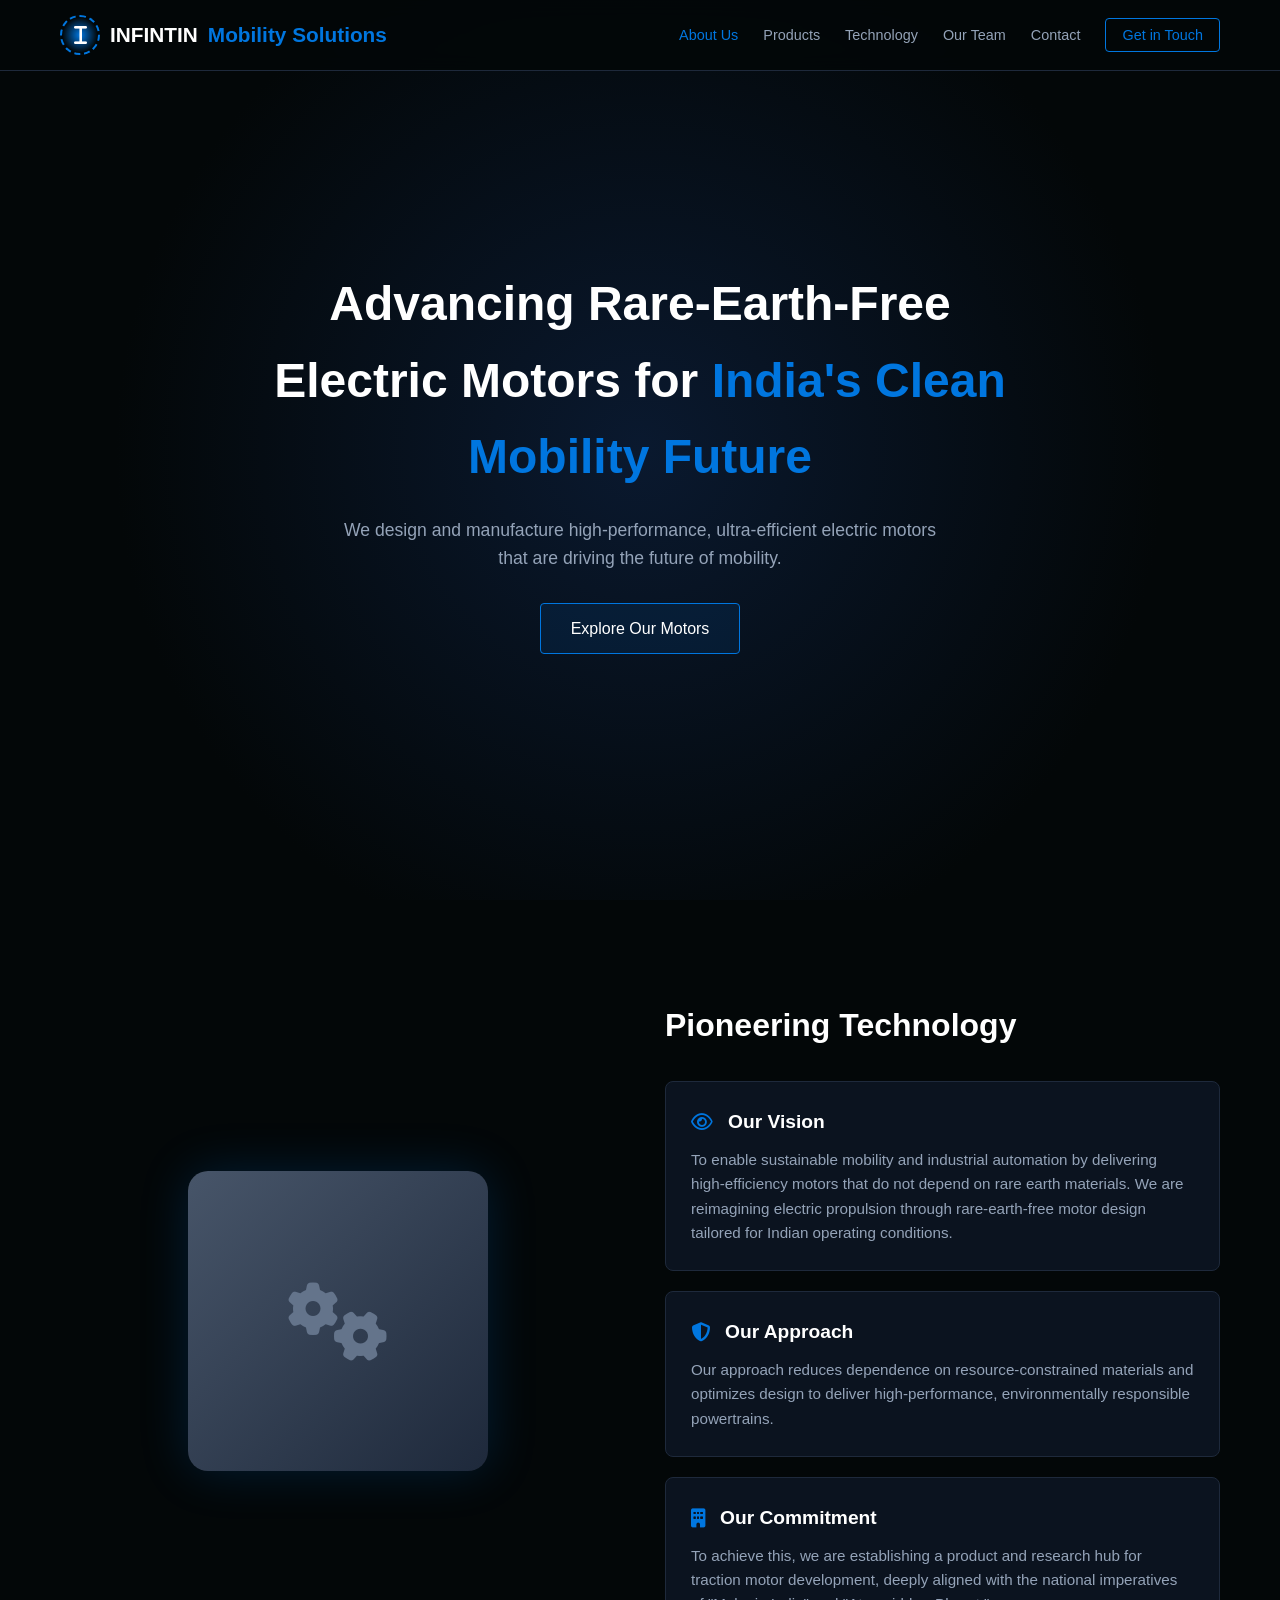
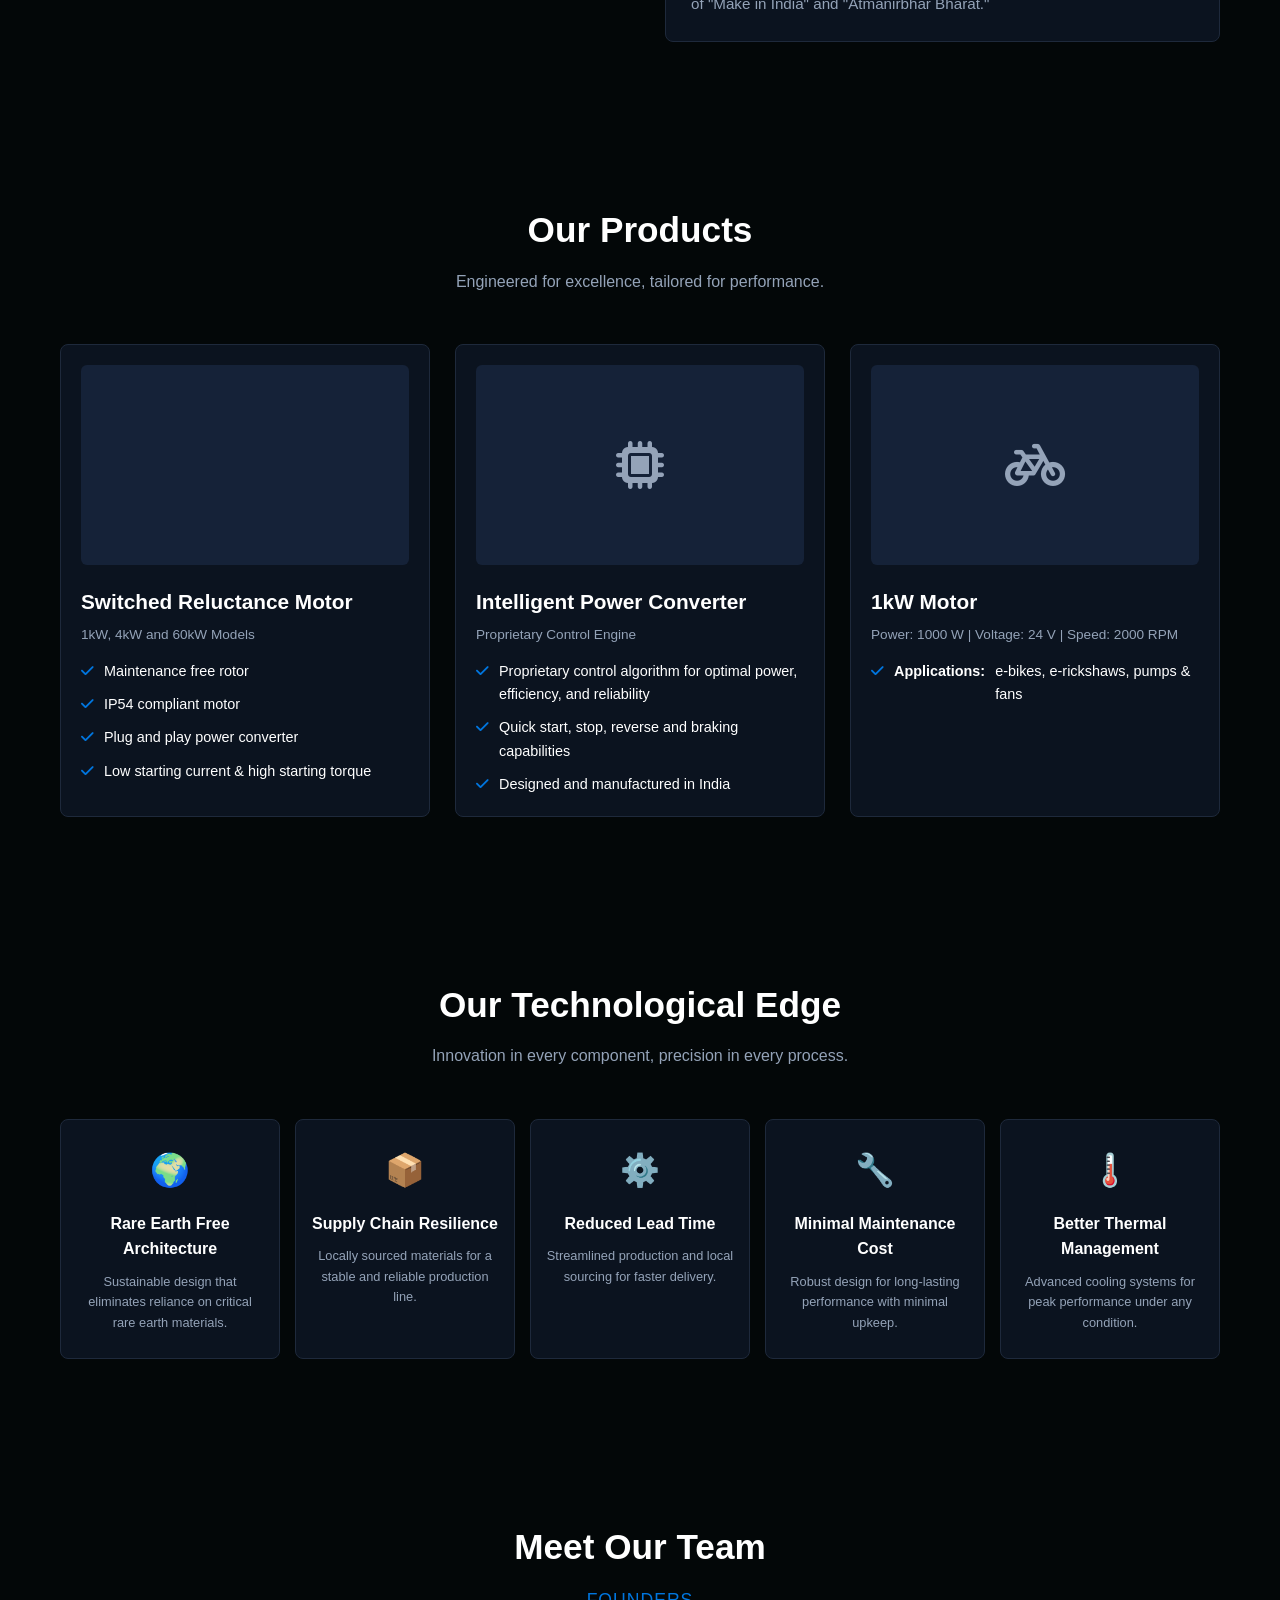
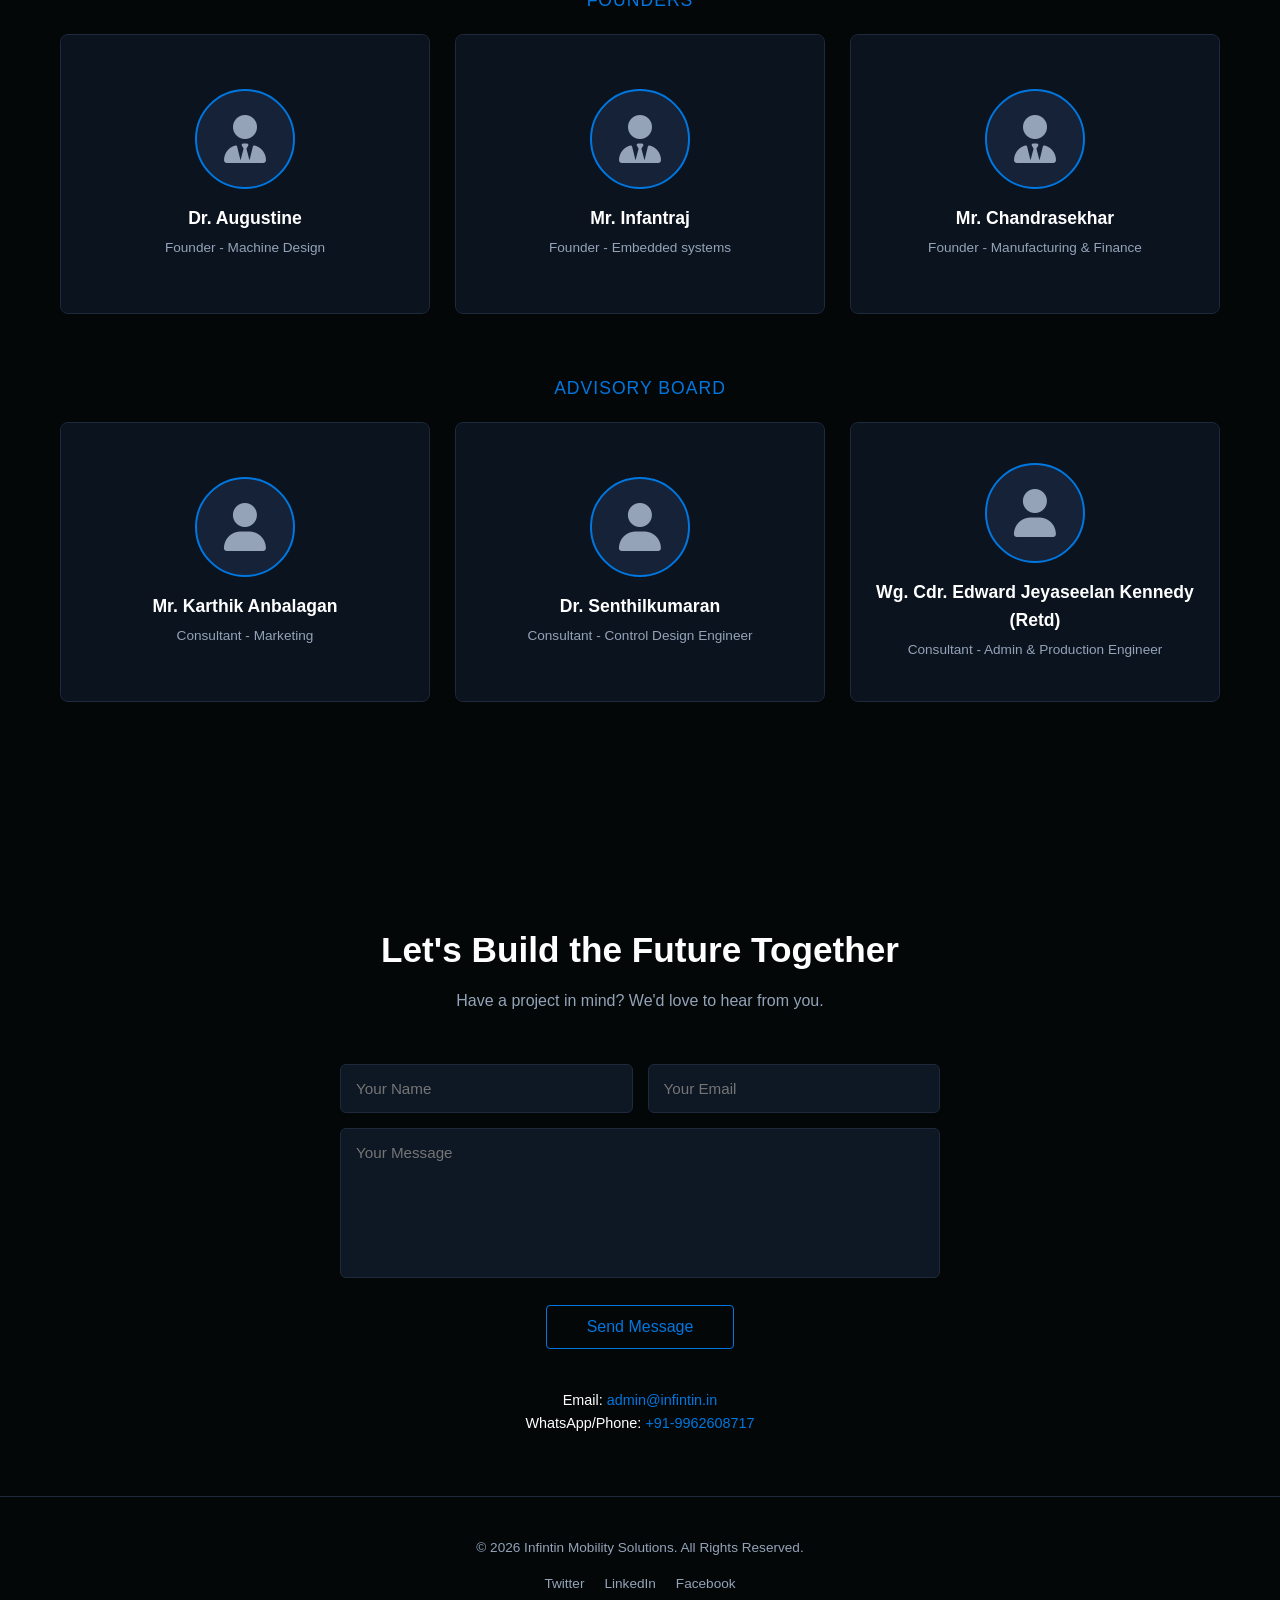
<file: infintin.html>
<!DOCTYPE html>
<html lang="en">
<head>
    <meta charset="UTF-8">
    <meta name="viewport" content="width=device-width, initial-scale=1.0">
    <title>Infintin Mobility Solutions</title>
    <link rel="stylesheet" href="https://cdnjs.cloudflare.com/ajax/libs/font-awesome/6.4.0/css/all.min.css">
    <style>
        /* --- Reset & Core Variables --- */
        * {
            margin: 0;
            padding: 0;
            box-sizing: border-box;
            font-family: 'Segoe UI', Tahoma, Geneva, Verdana, sans-serif;
        }

        :root {
            --bg-color: #030708;
            --card-bg: #0b131f;
            --primary-blue: #0076df;
            --text-light: #ffffff;
            --text-muted: #94a3b8;
            --border-color: #1e293b;
        }

        body {
            background-color: var(--bg-color);
            color: var(--text-light);
            line-height: 1.6;
            overflow-x: hidden;
        }

        /* --- Header / Navbar --- */
        header {
            position: fixed;
            top: 0;
            left: 0;
            width: 100%;
            background-color: rgba(3, 7, 8, 0.9);
            backdrop-filter: blur(10px);
            z-index: 1000;
            border-bottom: 1px solid var(--border-color);
        }

        .nav-container {
            max-width: 1200px;
            margin: 0 auto;
            display: flex;
            justify-content: space-between;
            align-items: center;
            padding: 15px 20px;
        }

        .logo {
            display: flex;
            align-items: center;
            gap: 10px;
            font-weight: bold;
            font-size: 1.3rem;
            color: var(--text-light);
            text-decoration: none;
        }

        .logo span {
            color: var(--primary-blue);
        }

        .logo-icon {
            width: 40px;
            height: 40px;
            background: radial-gradient(circle, var(--primary-blue) 0%, transparent 70%);
            border-radius: 50%;
            display: flex;
            align-items: center;
            justify-content: center;
            border: 2px dashed var(--primary-blue);
        }

        nav ul {
            display: flex;
            list-style: none;
            gap: 25px;
            align-items: center;
        }

        nav ul li a {
            color: var(--text-muted);
            text-decoration: none;
            font-size: 0.9rem;
            transition: color 0.3s;
        }

        nav ul li a:hover, nav ul li a.active {
            color: var(--primary-blue);
        }

        .btn-touch {
            border: 1px solid var(--primary-blue);
            color: var(--primary-blue);
            padding: 8px 16px;
            border-radius: 4px;
            text-decoration: none;
            font-size: 0.9rem;
            transition: all 0.3s;
        }

        .btn-touch:hover {
            background-color: var(--primary-blue);
            color: white;
        }

        /* --- Global Sections Layout --- */
        section {
            padding: 100px 20px 60px 20px;
            max-width: 1200px;
            margin: 0 auto;
        }

        .section-title {
            text-align: center;
            font-size: 2.2rem;
            margin-bottom: 10px;
            font-weight: 600;
        }

        .section-subtitle {
            text-align: center;
            color: var(--text-muted);
            margin-bottom: 50px;
            font-size: 1rem;
        }

        /* --- Section 1: Hero --- */
        #home {
            height: 100vh;
            display: flex;
            flex-direction: column;
            justify-content: center;
            align-items: center;
            text-align: center;
            background: radial-gradient(circle at center, #0a192f 0%, var(--bg-color) 70%);
            padding-top: 80px;
        }

        .hero-title {
            font-size: 3rem;
            max-width: 800px;
            margin-bottom: 20px;
            font-weight: 700;
        }

        .hero-title span {
            color: var(--primary-blue);
        }

        .hero-subtitle {
            color: var(--text-muted);
            max-width: 600px;
            margin-bottom: 30px;
            font-size: 1.1rem;
        }

        .btn-explore {
            border: 1px solid var(--primary-blue);
            padding: 12px 30px;
            color: white;
            text-decoration: none;
            border-radius: 4px;
            background: rgba(0, 118, 223, 0.1);
            transition: background 0.3s;
        }

        .btn-explore:hover {
            background: var(--primary-blue);
        }

        /* --- Section 2: Pioneering Technology --- */
        .tech-split {
            display: grid;
            grid-template-columns: 1fr 1fr;
            gap: 50px;
            align-items: center;
        }

        .tech-visual {
            display: flex;
            justify-content: center;
            align-items: center;
            position: relative;
        }

        /* Temporary 3D styled mock placeholder matching image */
        .motor-placeholder {
            width: 300px;
            height: 300px;
            background: linear-gradient(135deg, #475569, #1e293b);
            border-radius: 20px;
            box-shadow: 0 0 50px rgba(0,118,223,0.2);
            display: flex;
            align-items: center;
            justify-content: center;
            font-size: 5rem;
            color: #64748b;
        }

        .tech-cards-stack {
            display: flex;
            flex-direction: column;
            gap: 20px;
        }

        .tech-stack-card {
            background-color: var(--card-bg);
            border: 1px solid var(--border-color);
            padding: 25px;
            border-radius: 8px;
        }

        .tech-stack-card h3 {
            display: flex;
            align-items: center;
            gap: 15px;
            font-size: 1.2rem;
            margin-bottom: 10px;
        }

        .tech-stack-card h3 i {
            color: var(--primary-blue);
        }

        .tech-stack-card p {
            color: var(--text-muted);
            font-size: 0.95rem;
        }

        /* --- Section 3: Products --- */
        .products-grid {
            display: grid;
            grid-template-columns: repeat(3, 1fr);
            gap: 25px;
        }

        .product-card {
            background-color: var(--card-bg);
            border: 1px solid var(--border-color);
            border-radius: 8px;
            overflow: hidden;
            padding: 20px;
        }

        .product-img-box {
            width: 100%;
            height: 200px;
            background-color: #152238;
            border-radius: 6px;
            margin-bottom: 20px;
            display: flex;
            align-items: center;
            justify-content: center;
            color: var(--text-muted);
        }

        .product-card h3 {
            font-size: 1.3rem;
            margin-bottom: 5px;
        }

        .product-meta {
            color: var(--text-muted);
            font-size: 0.85rem;
            margin-bottom: 15px;
        }

        .product-features {
            list-style: none;
            display: flex;
            flex-direction: column;
            gap: 10px;
            font-size: 0.9rem;
        }

        .product-features li {
            display: flex;
            align-items: flex-start;
            gap: 10px;
        }

        .product-features li i {
            color: var(--primary-blue);
            margin-top: 4px;
        }

        /* --- Section 4: Edge --- */
        .edge-grid {
            display: grid;
            grid-template-columns: repeat(5, 1fr);
            gap: 15px;
        }

        .edge-card {
            background-color: var(--card-bg);
            border: 1px solid var(--border-color);
            border-radius: 8px;
            padding: 25px 15px;
            text-align: center;
            transition: transform 0.3s;
        }

        .edge-card:hover {
            transform: translateY(-5px);
        }

        .edge-icon {
            font-size: 2rem;
            margin-bottom: 15px;
            display: inline-block;
        }

        .edge-card h4 {
            font-size: 1rem;
            margin-bottom: 10px;
        }

        .edge-card p {
            color: var(--text-muted);
            font-size: 0.8rem;
        }

        /* --- Section 5: Team --- */
        .team-subtitle {
            text-align: center;
            color: var(--primary-blue);
            text-transform: uppercase;
            letter-spacing: 1px;
            margin-bottom: 20px;
            font-size: 1.1rem;
        }

        .team-grid {
            display: grid;
            grid-template-columns: repeat(3, 1fr);
            gap: 25px;
            margin-bottom: 60px;
        }

        .team-card {
            background-color: var(--card-bg);
            border: 1px solid var(--border-color);
            border-radius: 8px;
            padding: 40px 20px;
            text-align: center;
            position: relative;
            cursor: pointer;
            perspective: 1000px;
            min-height: 280px;
        }

        .team-card-inner {
            position: absolute;
            top: 0;
            left: 0;
            width: 100%;
            height: 100%;
            transform-style: preserve-3d;
            transition: transform 0.6s;
            padding: 40px 20px;
        }

        /* Trigger active/hover flip style state matching screenshot 819 */
        .team-card.flipped .team-card-inner {
            transform: rotateY(180deg);
        }

        .profile-front, .profile-back {
            position: absolute;
            top: 0;
            left: 0;
            width: 100%;
            height: 100%;
            backface-visibility: hidden;
            display: flex;
            flex-direction: column;
            justify-content: center;
            align-items: center;
            padding: 20px;
            border-radius: 8px;
        }

        .profile-front {
            background-color: var(--card-bg);
        }

        .profile-back {
            background-color: var(--primary-blue);
            transform: rotateY(180deg);
            color: white;
        }

        .avatar-box {
            width: 100px;
            height: 100px;
            border-radius: 50%;
            border: 2px solid var(--primary-blue);
            margin-bottom: 15px;
            overflow: hidden;
            background-color: #152238;
            display: flex;
            align-items: center;
            justify-content: center;
        }

        .avatar-box i {
            font-size: 3rem;
            color: var(--text-muted);
        }

        .team-card h4 {
            font-size: 1.1rem;
            margin-bottom: 5px;
        }

        .team-card p {
            color: var(--text-muted);
            font-size: 0.85rem;
        }

        .profile-back p {
            color: rgba(255,255,255,0.9);
            font-size: 0.9rem;
            margin-bottom: 15px;
        }

        .profile-back a {
            color: white;
            font-size: 1.5rem;
        }

        /* --- Section 6: Contact --- */
        .contact-container {
            max-width: 600px;
            margin: 0 auto;
        }

        .form-row {
            display: grid;
            grid-template-columns: 1fr 1fr;
            gap: 15px;
            margin-bottom: 15px;
        }

        .form-group input, .form-group textarea {
            width: 100%;
            background-color: #0e1724;
            border: 1px solid var(--border-color);
            padding: 15px;
            color: white;
            border-radius: 6px;
            font-size: 0.95rem;
        }

        .form-group input:focus, .form-group textarea:focus {
            outline: none;
            border-color: var(--primary-blue);
        }

        .form-group textarea {
            height: 150px;
            resize: none;
            margin-bottom: 20px;
        }

        .btn-submit-box {
            text-align: center;
        }

        .btn-submit {
            background: transparent;
            border: 1px solid var(--primary-blue);
            color: var(--primary-blue);
            padding: 12px 40px;
            border-radius: 4px;
            cursor: pointer;
            font-size: 1rem;
            transition: all 0.3s;
        }

        .btn-submit:hover {
            background-color: var(--primary-blue);
            color: white;
        }

        .contact-info-footer {
            text-align: center;
            margin-top: 40px;
            font-size: 0.9rem;
        }

        .contact-info-footer a {
            color: var(--primary-blue);
            text-decoration: none;
        }

        /* --- Footer --- */
        footer {
            border-top: 1px solid var(--border-color);
            padding: 40px 20px;
            text-align: center;
            font-size: 0.85rem;
            color: var(--text-muted);
        }

        .social-links {
            margin-top: 15px;
            display: flex;
            justify-content: center;
            gap: 20px;
        }

        .social-links a {
            color: var(--text-muted);
            text-decoration: none;
        }

        .social-links a:hover {
            color: var(--primary-blue);
        }

        /* --- Responsive Viewports --- */
        @media (max-width: 992px) {
            .products-grid, .team-grid { grid-template-columns: 1fr 1fr; }
            .edge-grid { grid-template-columns: repeat(3, 1fr); }
            .tech-split { grid-template-columns: 1fr; }
        }

        @media (max-width: 600px) {
            .products-grid, .team-grid, .edge-grid, .form-row { grid-template-columns: 1fr; }
            nav { display: none; } /* Simplicity for template view */
        }
    </style>
</head>
<body>

    <header>
        <div class="nav-container">
            <a href="#home" class="logo">
                <div class="logo-icon"><i class="fa-solid : center">I</i></div>
                INFINTIN <span>Mobility Solutions</span>
            </a>
            <nav>
                <ul>
                    <li><a href="#home" class="active">About Us</a></li>
                    <li><a href="#products">Products</a></li>
                    <li><a href="#technology">Technology</a></li>
                    <li><a href="#team">Our Team</a></li>
                    <li><a href="#contact">Contact</a></li>
                    <li><a href="#contact" class="btn-touch">Get in Touch</a></li>
                </ul>
            </nav>
        </div>
    </header>

    <section id="home">
        <h1 class="hero-title">Advancing Rare-Earth-Free Electric Motors for <span>India's Clean Mobility Future</span></h1>
        <p class="hero-subtitle">We design and manufacture high-performance, ultra-efficient electric motors that are driving the future of mobility.</p>
        <a href="#products" class="btn-explore">Explore Our Motors</a>
    </section>

    <section id="technology">
        <div class="tech-split">
            <div class="tech-visual">
                <div class="motor-placeholder">
                    <i class="fa-solid fa-gears"></i>
                </div>
            </div>
            <div class="tech-cards-stack">
                <h2 style="font-size: 2rem; margin-bottom: 10px;">Pioneering Technology</h2>
                <div class="tech-stack-card">
                    <h3><i class="fa-regular fa-eye"></i> Our Vision</h3>
                    <p>To enable sustainable mobility and industrial automation by delivering high-efficiency motors that do not depend on rare earth materials. We are reimagining electric propulsion through rare-earth-free motor design tailored for Indian operating conditions.</p>
                </div>
                <div class="tech-stack-card">
                    <h3><i class="fa-solid fa-shield-halved"></i> Our Approach</h3>
                    <p>Our approach reduces dependence on resource-constrained materials and optimizes design to deliver high-performance, environmentally responsible powertrains.</p>
                </div>
                <div class="tech-stack-card">
                    <h3><i class="fa-solid fa-building"></i> Our Commitment</h3>
                    <p>To achieve this, we are establishing a product and research hub for traction motor development, deeply aligned with the national imperatives of "Make in India" and "Atmanirbhar Bharat."</p>
                </div>
            </div>
        </div>
    </section>

    <section id="products">
        <h2 class="section-title">Our Products</h2>
        <p class="section-subtitle">Engineered for excellence, tailored for performance.</p>
        
        <div class="products-grid">
            <div class="product-card">
                <div class="product-img-box"><i class="fa-solid fa-engine-turbine fa-3x"></i></div>
                <h3>Switched Reluctance Motor</h3>
                <p class="product-meta">1kW, 4kW and 60kW Models</p>
                <ul class="product-features">
                    <li><i class="fa-solid fa-check"></i> Maintenance free rotor</li>
                    <li><i class="fa-solid fa-check"></i> IP54 compliant motor</li>
                    <li><i class="fa-solid fa-check"></i> Plug and play power converter</li>
                    <li><i class="fa-solid fa-check"></i> Low starting current & high starting torque</li>
                </ul>
            </div>
            <div class="product-card">
                <div class="product-img-box"><i class="fa-solid fa-microchip fa-3x"></i></div>
                <h3>Intelligent Power Converter</h3>
                <p class="product-meta">Proprietary Control Engine</p>
                <ul class="product-features">
                    <li><i class="fa-solid fa-check"></i> Proprietary control algorithm for optimal power, efficiency, and reliability</li>
                    <li><i class="fa-solid fa-check"></i> Quick start, stop, reverse and braking capabilities</li>
                    <li><i class="fa-solid fa-check"></i> Designed and manufactured in India</li>
                </ul>
            </div>
            <div class="product-card">
                <div class="product-img-box"><i class="fa-solid fa-bicycle fa-3x"></i></div>
                <h3>1kW Motor</h3>
                <p class="product-meta">Power: 1000 W | Voltage: 24 V | Speed: 2000 RPM</p>
                <ul class="product-features">
                    <li><i class="fa-solid fa-check"></i> <strong>Applications:</strong> e-bikes, e-rickshaws, pumps & fans</li>
                </ul>
            </div>
        </div>
    </section>

    <section id="edge">
        <h2 class="section-title">Our Technological Edge</h2>
        <p class="section-subtitle">Innovation in every component, precision in every process.</p>
        
        <div class="edge-grid">
            <div class="edge-card">
                <span class="edge-icon">🌍</span>
                <h4>Rare Earth Free Architecture</h4>
                <p>Sustainable design that eliminates reliance on critical rare earth materials.</p>
            </div>
            <div class="edge-card">
                <span class="edge-icon">📦</span>
                <h4>Supply Chain Resilience</h4>
                <p>Locally sourced materials for a stable and reliable production line.</p>
            </div>
            <div class="edge-card">
                <span class="edge-icon">⚙️</span>
                <h4>Reduced Lead Time</h4>
                <p>Streamlined production and local sourcing for faster delivery.</p>
            </div>
            <div class="edge-card">
                <span class="edge-icon">🔧</span>
                <h4>Minimal Maintenance Cost</h4>
                <p>Robust design for long-lasting performance with minimal upkeep.</p>
            </div>
            <div class="edge-card">
                <span class="edge-icon">🌡️</span>
                <h4>Better Thermal Management</h4>
                <p>Advanced cooling systems for peak performance under any condition.</p>
            </div>
        </div>
    </section>

    <section id="team">
        <h2 class="section-title">Meet Our Team</h2>
        
        <p class="team-subtitle">Founders</p>
        <div class="team-grid">
            <div class="team-card" onclick="toggleFlip(this)">
                <div class="team-card-inner">
                    <div class="profile-front">
                        <div class="avatar-box"><i class="fa-solid fa-user-tie"></i></div>
                        <h4>Dr. Augustine</h4>
                        <p>Founder - Machine Design</p>
                    </div>
                    <div class="profile-back">
                        <p>Specialist in advanced electromagnetic structural modeling and machine layout.</p>
                        <a href="#"><i class="fa-brands fa-linkedin"></i></a>
                    </div>
                </div>
            </div>
            <div class="team-card" onclick="toggleFlip(this)">
                <div class="team-card-inner">
                    <div class="profile-front">
                        <div class="avatar-box"><i class="fa-solid fa-user-tie"></i></div>
                        <h4>Mr. Infantraj</h4>
                        <p>Founder - Embedded systems</p>
                    </div>
                    <div class="profile-back">
                        <p>Experience in design of machine components and simulation for structural and thermal analysis. Worked on project management and mechatronics systems.</p>
                        <a href="#"><i class="fa-brands fa-linkedin"></i></a>
                    </div>
                </div>
            </div>
            <div class="team-card" onclick="toggleFlip(this)">
                <div class="team-card-inner">
                    <div class="profile-front">
                        <div class="avatar-box"><i class="fa-solid fa-user-tie"></i></div>
                        <h4>Mr. Chandrasekhar</h4>
                        <p>Founder - Manufacturing & Finance</p>
                    </div>
                    <div class="profile-back">
                        <p>Oversees end-to-end industrial scaling, supply networks, and capital management optimization.</p>
                        <a href="#"><i class="fa-brands fa-linkedin"></i></a>
                    </div>
                </div>
            </div>
        </div>

        <p class="team-subtitle">Advisory Board</p>
        <div class="team-grid">
            <div class="team-card">
                <div class="profile-front">
                    <div class="avatar-box"><i class="fa-solid fa-user"></i></div>
                    <h4>Mr. Karthik Anbalagan</h4>
                    <p>Consultant - Marketing</p>
                </div>
            </div>
            <div class="team-card">
                <div class="profile-front">
                    <div class="avatar-box"><i class="fa-solid fa-user"></i></div>
                    <h4>Dr. Senthilkumaran</h4>
                    <p>Consultant - Control Design Engineer</p>
                </div>
            </div>
            <div class="team-card">
                <div class="profile-front">
                    <div class="avatar-box"><i class="fa-solid fa-user"></i></div>
                    <h4>Wg. Cdr. Edward Jeyaseelan Kennedy (Retd)</h4>
                    <p>Consultant - Admin & Production Engineer</p>
                </div>
            </div>
        </div>
    </section>

    <section id="contact">
        <h2 class="section-title">Let's Build the Future Together</h2>
        <p class="section-subtitle">Have a project in mind? We'd love to hear from you.</p>
        
        <div class="contact-container">
            <form id="contactForm" onsubmit="handleFormSubmit(event)">
                <div class="form-row">
                    <div class="form-group">
                        <input type="text" placeholder="Your Name" required>
                    </div>
                    <div class="form-group">
                        <input type="email" placeholder="Your Email" required>
                    </div>
                </div>
                <div class="form-group">
                    <textarea placeholder="Your Message" required></textarea>
                </div>
                <div class="btn-submit-box">
                    <button type="submit" class="btn-submit">Send Message</button>
                </div>
            </form>

            <div class="contact-info-footer">
                <p>Email: <a href="mailto:admin@infintin.in">admin@infintin.in</a></p>
                <p>WhatsApp/Phone: <a href="tel:+919962608717">+91-9962608717</a></p>
            </div>
        </div>
    </section>

    <footer>
        <p>© 2026 Infintin Mobility Solutions. All Rights Reserved.</p>
        <div class="social-links">
            <a href="#">Twitter</a>
            <a href="#">LinkedIn</a>
            <a href="#">Facebook</a>
        </div>
    </footer>

    <script>
        // Simulates card flip toggle effect on click (from screenshot 819)
        function toggleFlip(card) {
            card.classList.toggle('flipped');
        }

        // Form interception logic
        function handleFormSubmit(event) {
            event.preventDefault();
            alert('Thank you for reaching out! Your message has been sent successfully.');
            document.getElementById('contactForm').reset();
        }
    </script>
</body>
</html>
</file>
